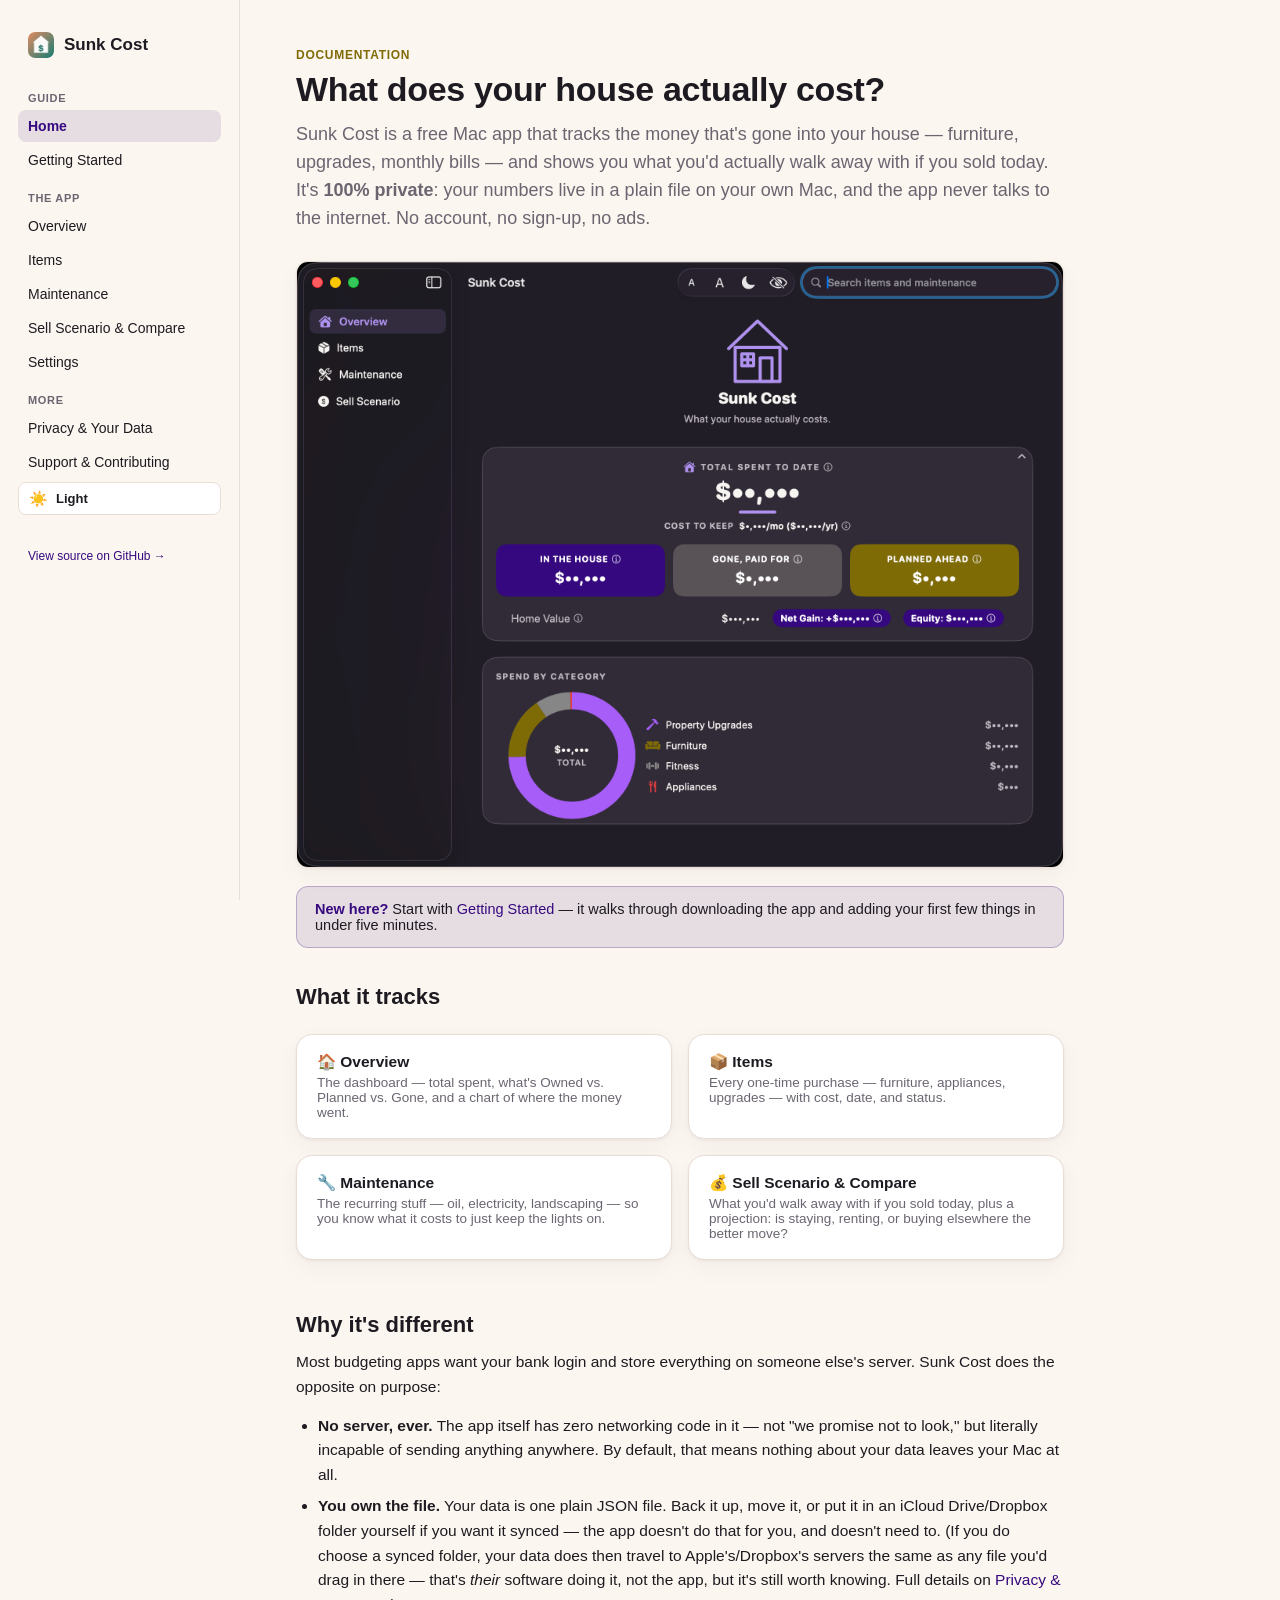
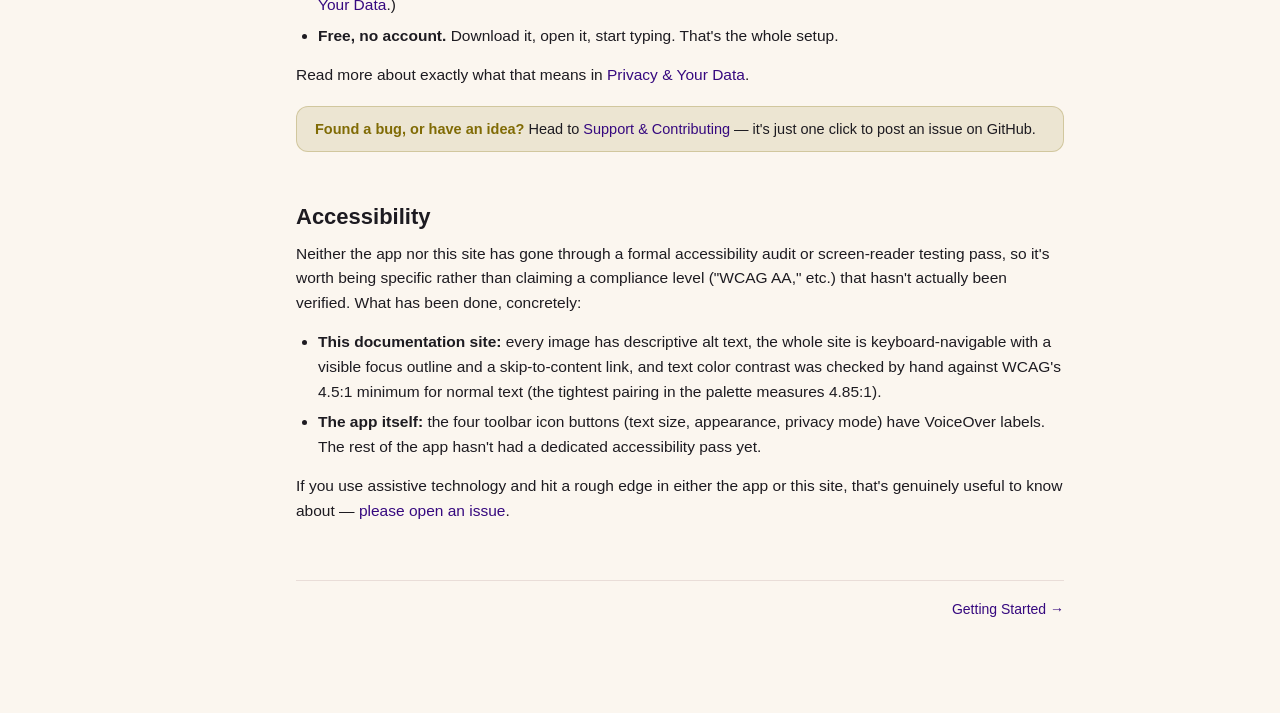
<file: docs/index.html>
<!DOCTYPE html>
<html lang="en">
<head>
<meta charset="UTF-8">
<script>(function(){try{var t=localStorage.getItem('sunk-cost-docs-theme');if(t==='light'||t==='dark'){document.documentElement.setAttribute('data-theme',t);}}catch(e){}})();</script>
<meta name="viewport" content="width=device-width, initial-scale=1.0">
<title>Sunk Cost — What Your House Actually Costs</title>
<meta name="description" content="A free, private Mac app that tracks what your house actually costs you — no account, no networking code in the app itself, your data stays on your Mac by default.">
<link rel="icon" href="assets/favicon.png">
<link rel="stylesheet" href="assets/style.css">
</head>
<body>
<a class="skip-link" href="#main-content">Skip to content</a>
<nav class="sidebar" aria-label="Documentation sections">
  <div class="sidebar__brand">
    <img src="assets/icon.png" width="26" height="26" alt="" style="border-radius:7px">
    Sunk Cost
  </div>
  <div class="sidebar__group-label">Guide</div>
  <a class="navlink active" href="index.html" aria-current="page">Home</a>
  <a class="navlink" href="getting-started.html">Getting Started</a>
  <div class="sidebar__group-label">The App</div>
  <a class="navlink" href="overview.html">Overview</a>
  <a class="navlink" href="items.html">Items</a>
  <a class="navlink" href="maintenance.html">Maintenance</a>
  <a class="navlink" href="sell-scenario.html">Sell Scenario &amp; Compare</a>
  <a class="navlink" href="settings.html">Settings</a>
  <div class="sidebar__group-label">More</div>
  <a class="navlink" href="privacy.html">Privacy &amp; Your Data</a>
  <a class="navlink" href="support.html">Support &amp; Contributing</a>
  <button id="theme-toggle" class="theme-toggle" type="button" aria-label="Switch theme">
    <span class="icon" aria-hidden="true">☀️</span>
    <span class="label">Light</span>
  </button>
  <div class="sidebar__footer">
    <a href="https://github.com/lisajill/sunk-cost">View source on GitHub →</a>
  </div>
</nav>
<main id="main-content" tabindex="-1">
  <div class="eyebrow">Documentation</div>
  <h1>What does your house actually cost?</h1>
  <p class="lede">
    Sunk Cost is a free Mac app that tracks the money that's gone into your
    house — furniture, upgrades, monthly bills — and shows you what you'd
    actually walk away with if you sold today. It's <strong>100% private</strong>:
    your numbers live in a plain file on your own Mac, and the app never
    talks to the internet. No account, no sign-up, no ads.
  </p>

  <img class="shot" src="assets/images/dark_overview.png" alt="Sunk Cost's Overview dashboard, showing total spent, an Owned/Planned/Gone breakdown, and a spend-by-category chart">

  <div class="callout callout--tip">
    <strong>New here?</strong> Start with <a href="getting-started.html">Getting Started</a> — it walks through downloading the app and adding your first few things in under five minutes.
  </div>

  <h2>What it tracks</h2>
  <div class="grid">
    <a class="tile" href="overview.html">
      <div class="tile-title">🏠 Overview</div>
      <div class="tile-desc">The dashboard — total spent, what's Owned vs. Planned vs. Gone, and a chart of where the money went.</div>
    </a>
    <a class="tile" href="items.html">
      <div class="tile-title">📦 Items</div>
      <div class="tile-desc">Every one-time purchase — furniture, appliances, upgrades — with cost, date, and status.</div>
    </a>
    <a class="tile" href="maintenance.html">
      <div class="tile-title">🔧 Maintenance</div>
      <div class="tile-desc">The recurring stuff — oil, electricity, landscaping — so you know what it costs to just keep the lights on.</div>
    </a>
    <a class="tile" href="sell-scenario.html">
      <div class="tile-title">💰 Sell Scenario &amp; Compare</div>
      <div class="tile-desc">What you'd walk away with if you sold today, plus a projection: is staying, renting, or buying elsewhere the better move?</div>
    </a>
  </div>

  <h2>Why it's different</h2>
  <p>
    Most budgeting apps want your bank login and store everything on someone
    else's server. Sunk Cost does the opposite on purpose:
  </p>
  <ul>
    <li><strong>No server, ever.</strong> The app itself has zero networking code in it — not "we promise not to look," but literally incapable of sending anything anywhere. By default, that means nothing about your data leaves your Mac at all.</li>
    <li><strong>You own the file.</strong> Your data is one plain JSON file. Back it up, move it, or put it in an iCloud Drive/Dropbox folder yourself if you want it synced — the app doesn't do that for you, and doesn't need to. (If you do choose a synced folder, your data does then travel to Apple's/Dropbox's servers the same as any file you'd drag in there — that's <em>their</em> software doing it, not the app, but it's still worth knowing. Full details on <a href="privacy.html">Privacy &amp; Your Data</a>.)</li>
    <li><strong>Free, no account.</strong> Download it, open it, start typing. That's the whole setup.</li>
  </ul>
  <p>Read more about exactly what that means in <a href="privacy.html">Privacy &amp; Your Data</a>.</p>

  <div class="callout callout--note">
    <strong>Found a bug, or have an idea?</strong> Head to <a href="support.html">Support &amp; Contributing</a> — it's just one click to post an issue on GitHub.
  </div>

  <h2>Accessibility</h2>
  <p>
    Neither the app nor this site has gone through a formal accessibility
    audit or screen-reader testing pass, so it's worth being specific
    rather than claiming a compliance level ("WCAG AA," etc.) that hasn't
    actually been verified. What has been done, concretely:
  </p>
  <ul>
    <li><strong>This documentation site:</strong> every image has descriptive alt text, the whole site is keyboard-navigable with a visible focus outline and a skip-to-content link, and text color contrast was checked by hand against WCAG's 4.5:1 minimum for normal text (the tightest pairing in the palette measures 4.85:1).</li>
    <li><strong>The app itself:</strong> the four toolbar icon buttons (text size, appearance, privacy mode) have VoiceOver labels. The rest of the app hasn't had a dedicated accessibility pass yet.</li>
  </ul>
  <p>
    If you use assistive technology and hit a rough edge in either the app
    or this site, that's genuinely useful to know about —
    <a href="support.html">please open an issue</a>.
  </p>

  <div class="next-prev">
    <span></span>
    <a href="getting-started.html">Getting Started →</a>
  </div>
</main>
<script src="assets/theme.js"></script>
</body>
</html>
</file>
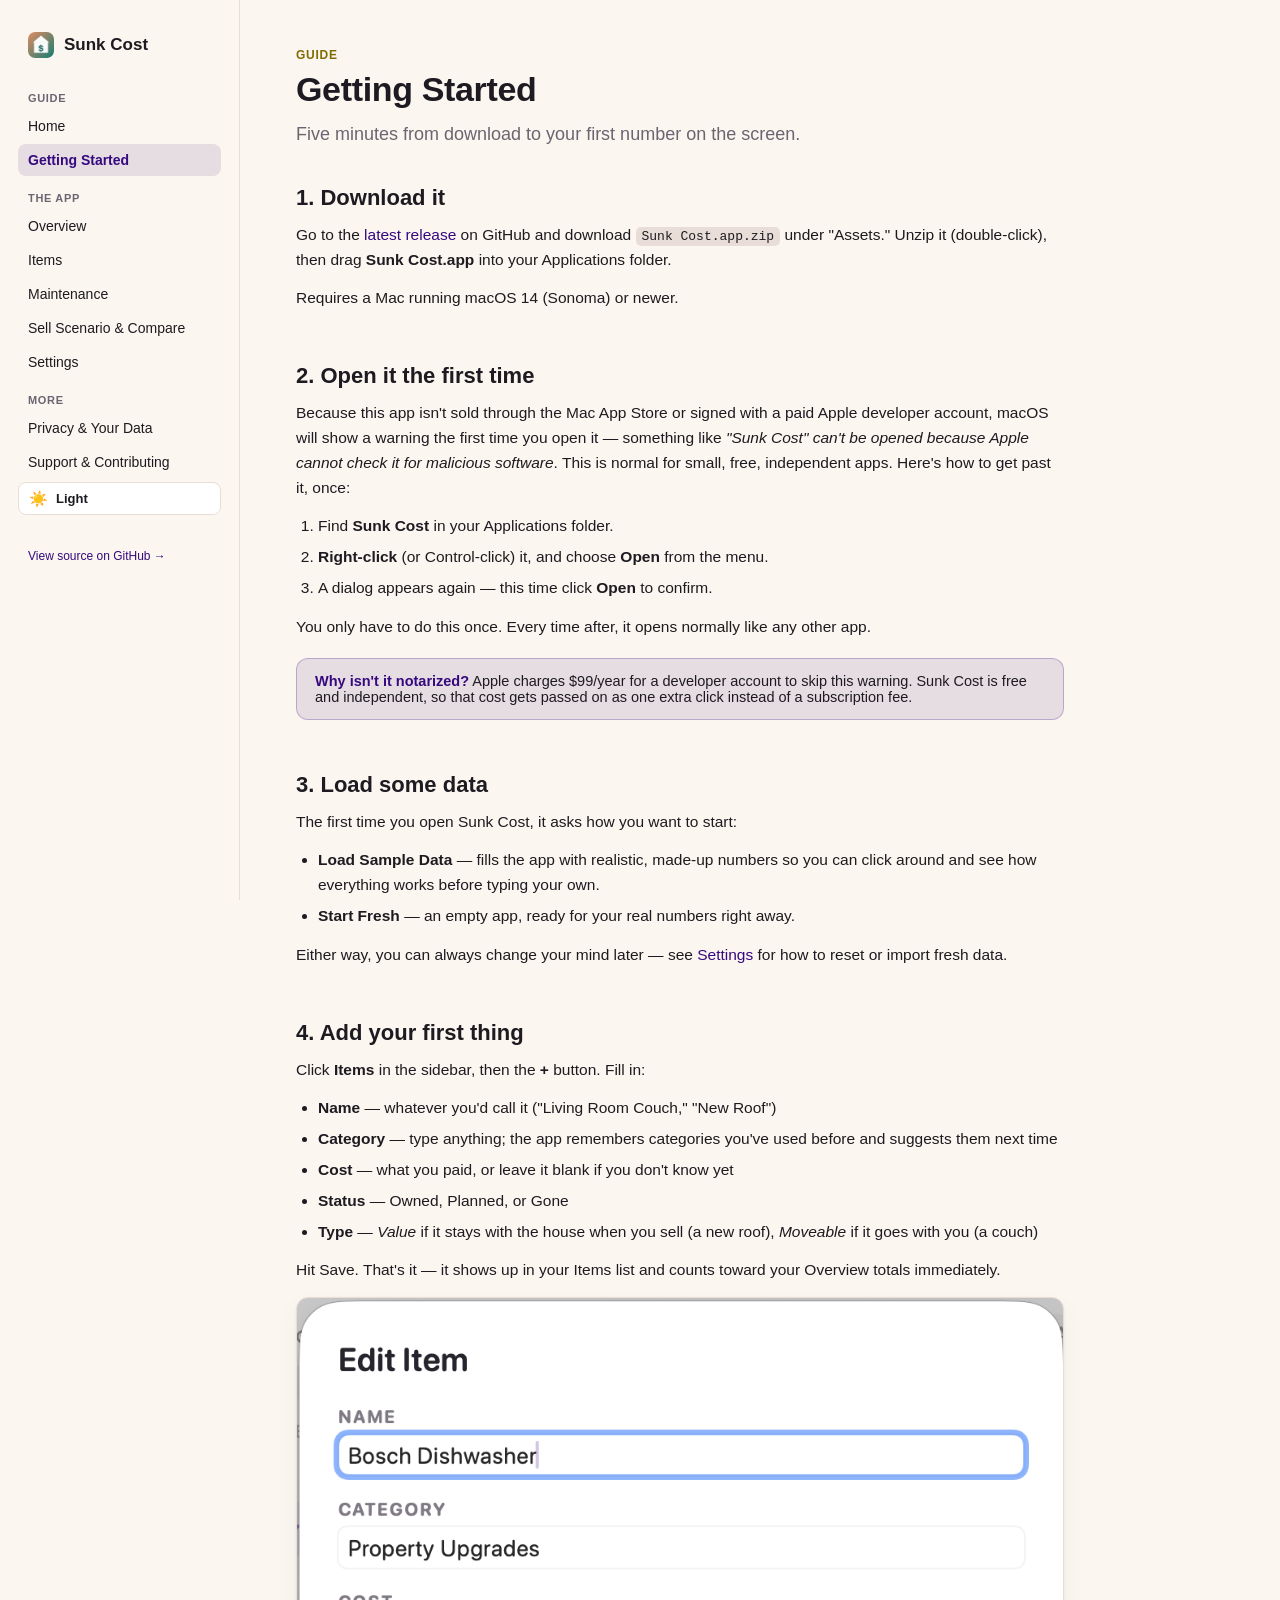
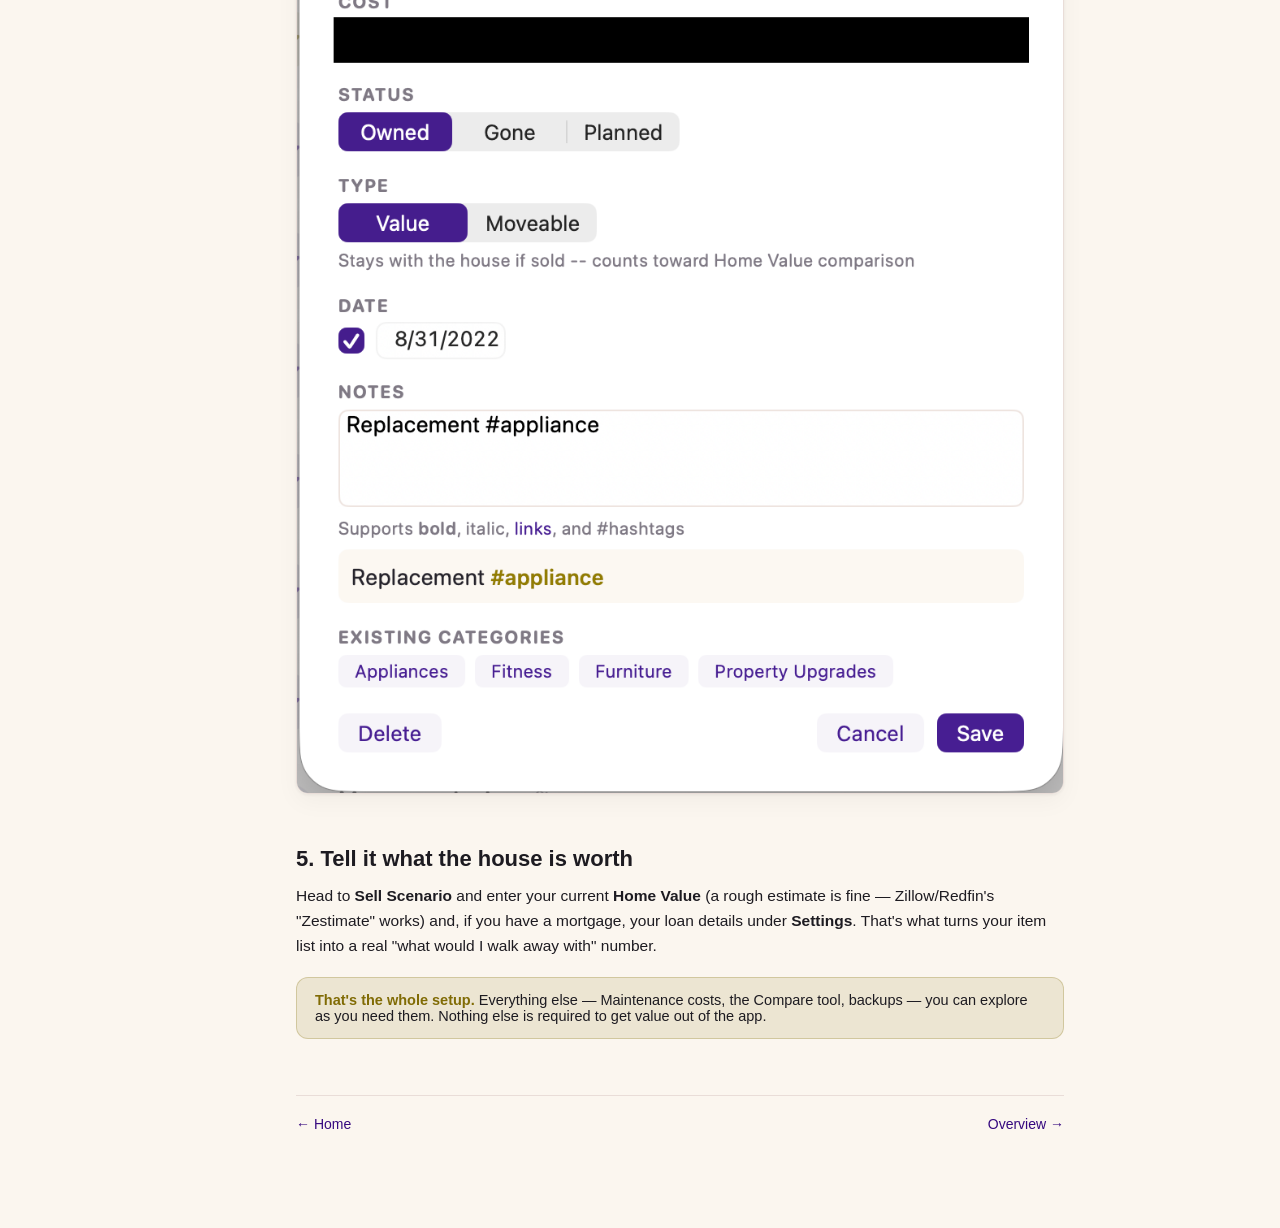
<file: docs/getting-started.html>
<!DOCTYPE html>
<html lang="en">
<head>
<meta charset="UTF-8">
<script>(function(){try{var t=localStorage.getItem('sunk-cost-docs-theme');if(t==='light'||t==='dark'){document.documentElement.setAttribute('data-theme',t);}}catch(e){}})();</script>
<meta name="viewport" content="width=device-width, initial-scale=1.0">
<title>Getting Started — Sunk Cost</title>
<link rel="icon" href="assets/favicon.png">
<link rel="stylesheet" href="assets/style.css">
</head>
<body>
<a class="skip-link" href="#main-content">Skip to content</a>
<nav class="sidebar" aria-label="Documentation sections">
  <div class="sidebar__brand">
    <img src="assets/icon.png" width="26" height="26" alt="" style="border-radius:7px">
    Sunk Cost
  </div>
  <div class="sidebar__group-label">Guide</div>
  <a class="navlink" href="index.html">Home</a>
  <a class="navlink active" href="getting-started.html" aria-current="page">Getting Started</a>
  <div class="sidebar__group-label">The App</div>
  <a class="navlink" href="overview.html">Overview</a>
  <a class="navlink" href="items.html">Items</a>
  <a class="navlink" href="maintenance.html">Maintenance</a>
  <a class="navlink" href="sell-scenario.html">Sell Scenario &amp; Compare</a>
  <a class="navlink" href="settings.html">Settings</a>
  <div class="sidebar__group-label">More</div>
  <a class="navlink" href="privacy.html">Privacy &amp; Your Data</a>
  <a class="navlink" href="support.html">Support &amp; Contributing</a>
  <button id="theme-toggle" class="theme-toggle" type="button" aria-label="Switch theme">
    <span class="icon" aria-hidden="true">☀️</span>
    <span class="label">Light</span>
  </button>
  <div class="sidebar__footer">
    <a href="https://github.com/lisajill/sunk-cost">View source on GitHub →</a>
  </div>
</nav>
<main id="main-content" tabindex="-1">
  <div class="eyebrow">Guide</div>
  <h1>Getting Started</h1>
  <p class="lede">Five minutes from download to your first number on the screen.</p>

  <h2>1. Download it</h2>
  <p>
    Go to the
    <a href="https://github.com/lisajill/sunk-cost/releases/latest">latest release</a>
    on GitHub and download <code>Sunk&nbsp;Cost.app.zip</code> under
    "Assets." Unzip it (double-click), then drag <strong>Sunk Cost.app</strong>
    into your Applications folder.
  </p>
  <p>Requires a Mac running macOS 14 (Sonoma) or newer.</p>

  <h2>2. Open it the first time</h2>
  <p>
    Because this app isn't sold through the Mac App Store or signed with a
    paid Apple developer account, macOS will show a warning the first time
    you open it — something like <em>"Sunk Cost" can't be opened because
    Apple cannot check it for malicious software</em>. This is normal for
    small, free, independent apps. Here's how to get past it, once:
  </p>
  <ol>
    <li>Find <strong>Sunk Cost</strong> in your Applications folder.</li>
    <li><strong>Right-click</strong> (or Control-click) it, and choose <strong>Open</strong> from the menu.</li>
    <li>A dialog appears again — this time click <strong>Open</strong> to confirm.</li>
  </ol>
  <p>
    You only have to do this once. Every time after, it opens normally like
    any other app.
  </p>

  <div class="callout callout--tip">
    <strong>Why isn't it notarized?</strong> Apple charges $99/year for a
    developer account to skip this warning. Sunk Cost is free and
    independent, so that cost gets passed on as one extra click instead of
    a subscription fee.
  </div>

  <h2>3. Load some data</h2>
  <p>The first time you open Sunk Cost, it asks how you want to start:</p>
  <ul>
    <li><strong>Load Sample Data</strong> — fills the app with realistic, made-up numbers so you can click around and see how everything works before typing your own.</li>
    <li><strong>Start Fresh</strong> — an empty app, ready for your real numbers right away.</li>
  </ul>
  <p>Either way, you can always change your mind later — see <a href="settings.html">Settings</a> for how to reset or import fresh data.</p>

  <h2>4. Add your first thing</h2>
  <p>Click <strong>Items</strong> in the sidebar, then the <strong>+</strong> button. Fill in:</p>
  <ul>
    <li><strong>Name</strong> — whatever you'd call it ("Living Room Couch," "New Roof")</li>
    <li><strong>Category</strong> — type anything; the app remembers categories you've used before and suggests them next time</li>
    <li><strong>Cost</strong> — what you paid, or leave it blank if you don't know yet</li>
    <li><strong>Status</strong> — Owned, Planned, or Gone</li>
    <li><strong>Type</strong> — <em>Value</em> if it stays with the house when you sell (a new roof), <em>Moveable</em> if it goes with you (a couch)</li>
  </ul>
  <p>Hit Save. That's it — it shows up in your Items list and counts toward your Overview totals immediately.</p>

  <img class="shot" src="assets/images/light_item_edit.png" alt="The Edit Item form: name, category, cost, status, type, date, and notes">

  <h2>5. Tell it what the house is worth</h2>
  <p>
    Head to <strong>Sell Scenario</strong> and enter your current <strong>Home
    Value</strong> (a rough estimate is fine — Zillow/Redfin's "Zestimate" works)
    and, if you have a mortgage, your loan details under <strong>Settings</strong>.
    That's what turns your item list into a real "what would I walk away
    with" number.
  </p>

  <div class="callout callout--note">
    <strong>That's the whole setup.</strong> Everything else — Maintenance
    costs, the Compare tool, backups — you can explore as you need them.
    Nothing else is required to get value out of the app.
  </div>

  <div class="next-prev">
    <a href="index.html">← Home</a>
    <a href="overview.html">Overview →</a>
  </div>
</main>
<script src="assets/theme.js"></script>
</body>
</html>
</file>
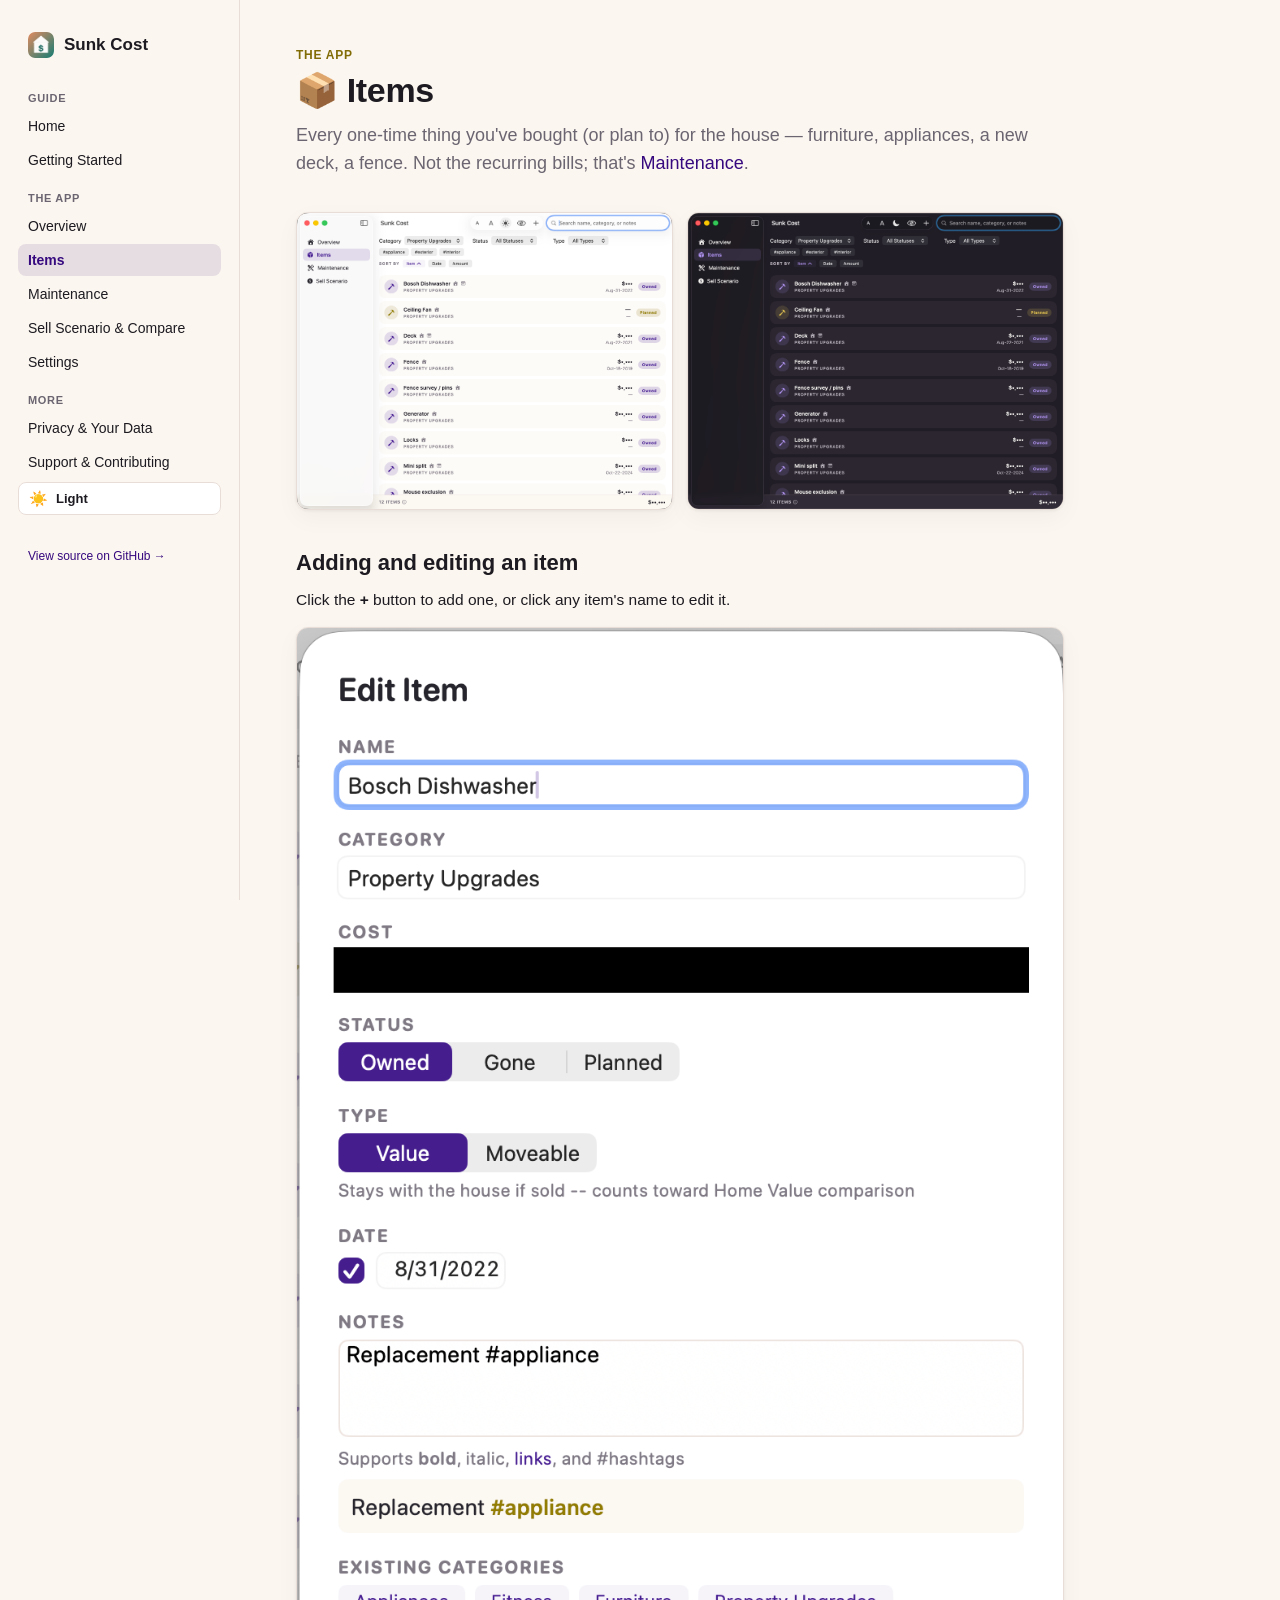
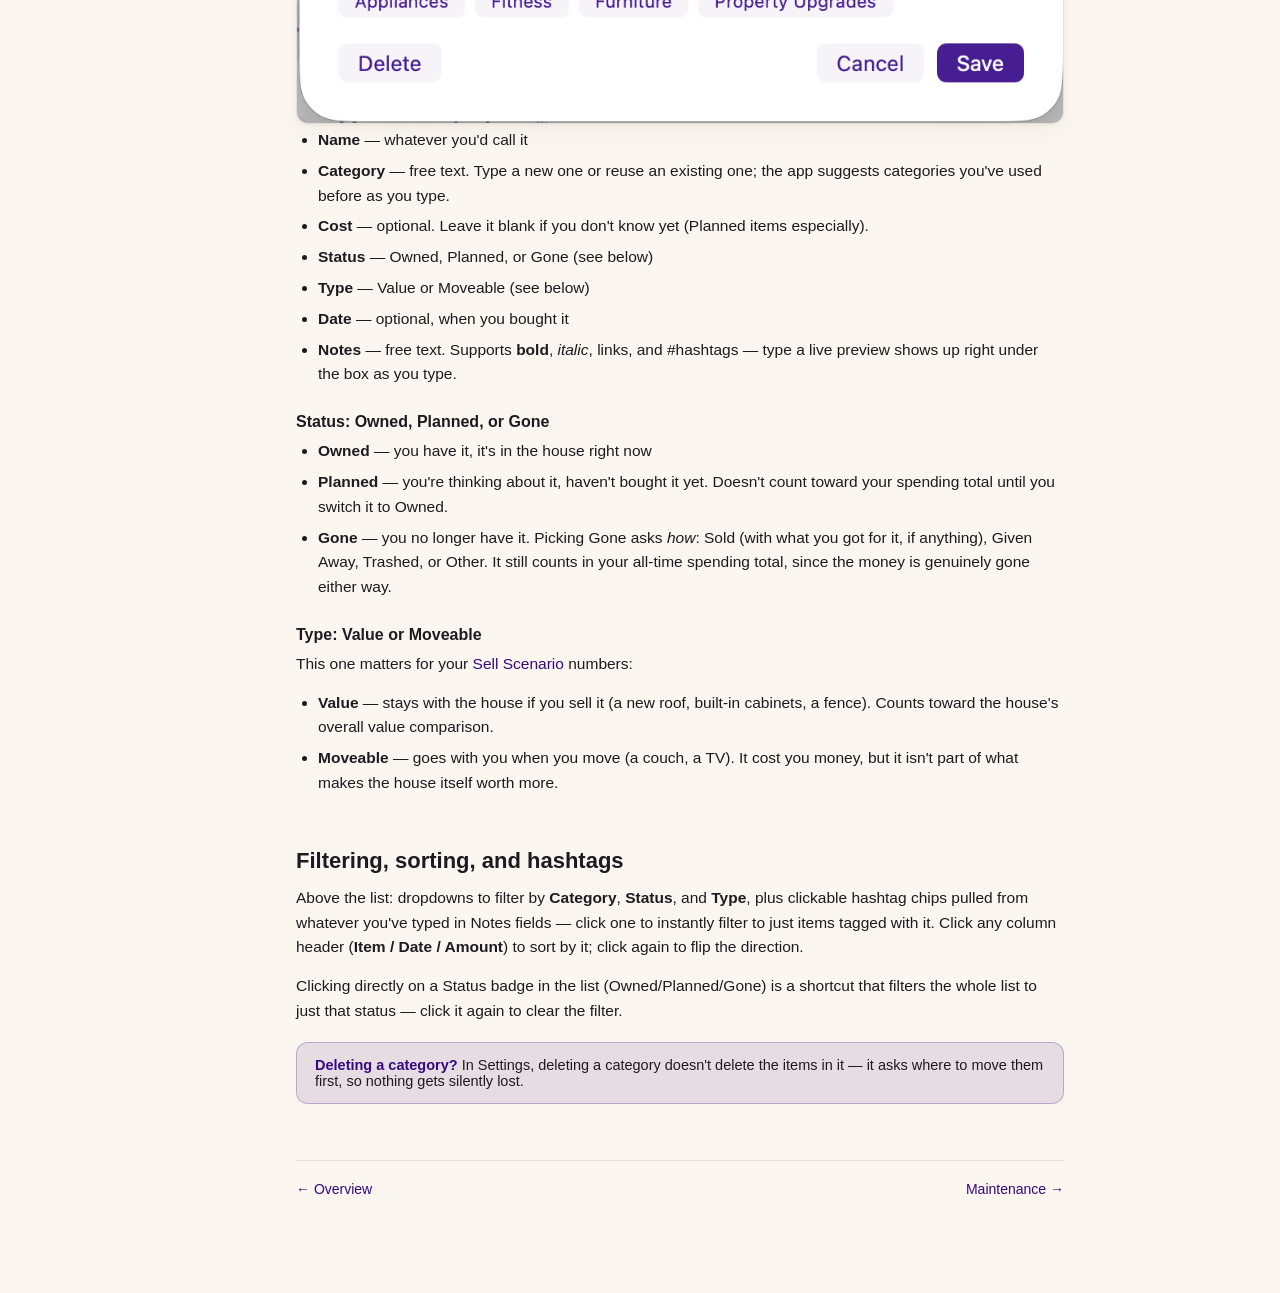
<file: docs/items.html>
<!DOCTYPE html>
<html lang="en">
<head>
<meta charset="UTF-8">
<script>(function(){try{var t=localStorage.getItem('sunk-cost-docs-theme');if(t==='light'||t==='dark'){document.documentElement.setAttribute('data-theme',t);}}catch(e){}})();</script>
<meta name="viewport" content="width=device-width, initial-scale=1.0">
<title>Items — Sunk Cost</title>
<link rel="icon" href="assets/favicon.png">
<link rel="stylesheet" href="assets/style.css">
</head>
<body>
<a class="skip-link" href="#main-content">Skip to content</a>
<nav class="sidebar" aria-label="Documentation sections">
  <div class="sidebar__brand">
    <img src="assets/icon.png" width="26" height="26" alt="" style="border-radius:7px">
    Sunk Cost
  </div>
  <div class="sidebar__group-label">Guide</div>
  <a class="navlink" href="index.html">Home</a>
  <a class="navlink" href="getting-started.html">Getting Started</a>
  <div class="sidebar__group-label">The App</div>
  <a class="navlink" href="overview.html">Overview</a>
  <a class="navlink active" href="items.html" aria-current="page">Items</a>
  <a class="navlink" href="maintenance.html">Maintenance</a>
  <a class="navlink" href="sell-scenario.html">Sell Scenario &amp; Compare</a>
  <a class="navlink" href="settings.html">Settings</a>
  <div class="sidebar__group-label">More</div>
  <a class="navlink" href="privacy.html">Privacy &amp; Your Data</a>
  <a class="navlink" href="support.html">Support &amp; Contributing</a>
  <button id="theme-toggle" class="theme-toggle" type="button" aria-label="Switch theme">
    <span class="icon" aria-hidden="true">☀️</span>
    <span class="label">Light</span>
  </button>
  <div class="sidebar__footer">
    <a href="https://github.com/lisajill/sunk-cost">View source on GitHub →</a>
  </div>
</nav>
<main id="main-content" tabindex="-1">
  <div class="eyebrow">The App</div>
  <h1>📦 Items</h1>
  <p class="lede">Every one-time thing you've bought (or plan to) for the house — furniture, appliances, a new deck, a fence. Not the recurring bills; that's <a href="maintenance.html">Maintenance</a>.</p>

  <div class="shot-pair">
    <img class="shot" src="assets/images/light_items.png" alt="Items list in light mode">
    <img class="shot" src="assets/images/dark_items.png" alt="Items list in dark mode">
  </div>

  <h2>Adding and editing an item</h2>
  <p>Click the <strong>+</strong> button to add one, or click any item's name to edit it.</p>
  <img class="shot" src="assets/images/light_item_edit.png" alt="The Edit Item form">
  <ul>
    <li><strong>Name</strong> — whatever you'd call it</li>
    <li><strong>Category</strong> — free text. Type a new one or reuse an existing one; the app suggests categories you've used before as you type.</li>
    <li><strong>Cost</strong> — optional. Leave it blank if you don't know yet (Planned items especially).</li>
    <li><strong>Status</strong> — Owned, Planned, or Gone (see below)</li>
    <li><strong>Type</strong> — Value or Moveable (see below)</li>
    <li><strong>Date</strong> — optional, when you bought it</li>
    <li><strong>Notes</strong> — free text. Supports <strong>bold</strong>, <em>italic</em>, links, and #hashtags — type a live preview shows up right under the box as you type.</li>
  </ul>

  <h3>Status: Owned, Planned, or Gone</h3>
  <ul>
    <li><strong>Owned</strong> — you have it, it's in the house right now</li>
    <li><strong>Planned</strong> — you're thinking about it, haven't bought it yet. Doesn't count toward your spending total until you switch it to Owned.</li>
    <li><strong>Gone</strong> — you no longer have it. Picking Gone asks <em>how</em>: Sold (with what you got for it, if anything), Given Away, Trashed, or Other. It still counts in your all-time spending total, since the money is genuinely gone either way.</li>
  </ul>

  <h3>Type: Value or Moveable</h3>
  <p>This one matters for your <a href="sell-scenario.html">Sell Scenario</a> numbers:</p>
  <ul>
    <li><strong>Value</strong> — stays with the house if you sell it (a new roof, built-in cabinets, a fence). Counts toward the house's overall value comparison.</li>
    <li><strong>Moveable</strong> — goes with you when you move (a couch, a TV). It cost you money, but it isn't part of what makes the house itself worth more.</li>
  </ul>

  <h2>Filtering, sorting, and hashtags</h2>
  <p>
    Above the list: dropdowns to filter by <strong>Category</strong>,
    <strong>Status</strong>, and <strong>Type</strong>, plus clickable
    hashtag chips pulled from whatever you've typed in Notes fields —
    click one to instantly filter to just items tagged with it. Click any
    column header (<strong>Item / Date / Amount</strong>) to sort by it;
    click again to flip the direction.
  </p>
  <p>
    Clicking directly on a Status badge in the list (Owned/Planned/Gone) is
    a shortcut that filters the whole list to just that status — click it
    again to clear the filter.
  </p>

  <div class="callout callout--tip">
    <strong>Deleting a category?</strong> In Settings, deleting a category
    doesn't delete the items in it — it asks where to move them first, so
    nothing gets silently lost.
  </div>

  <div class="next-prev">
    <a href="overview.html">← Overview</a>
    <a href="maintenance.html">Maintenance →</a>
  </div>
</main>
<script src="assets/theme.js"></script>
</body>
</html>
</file>
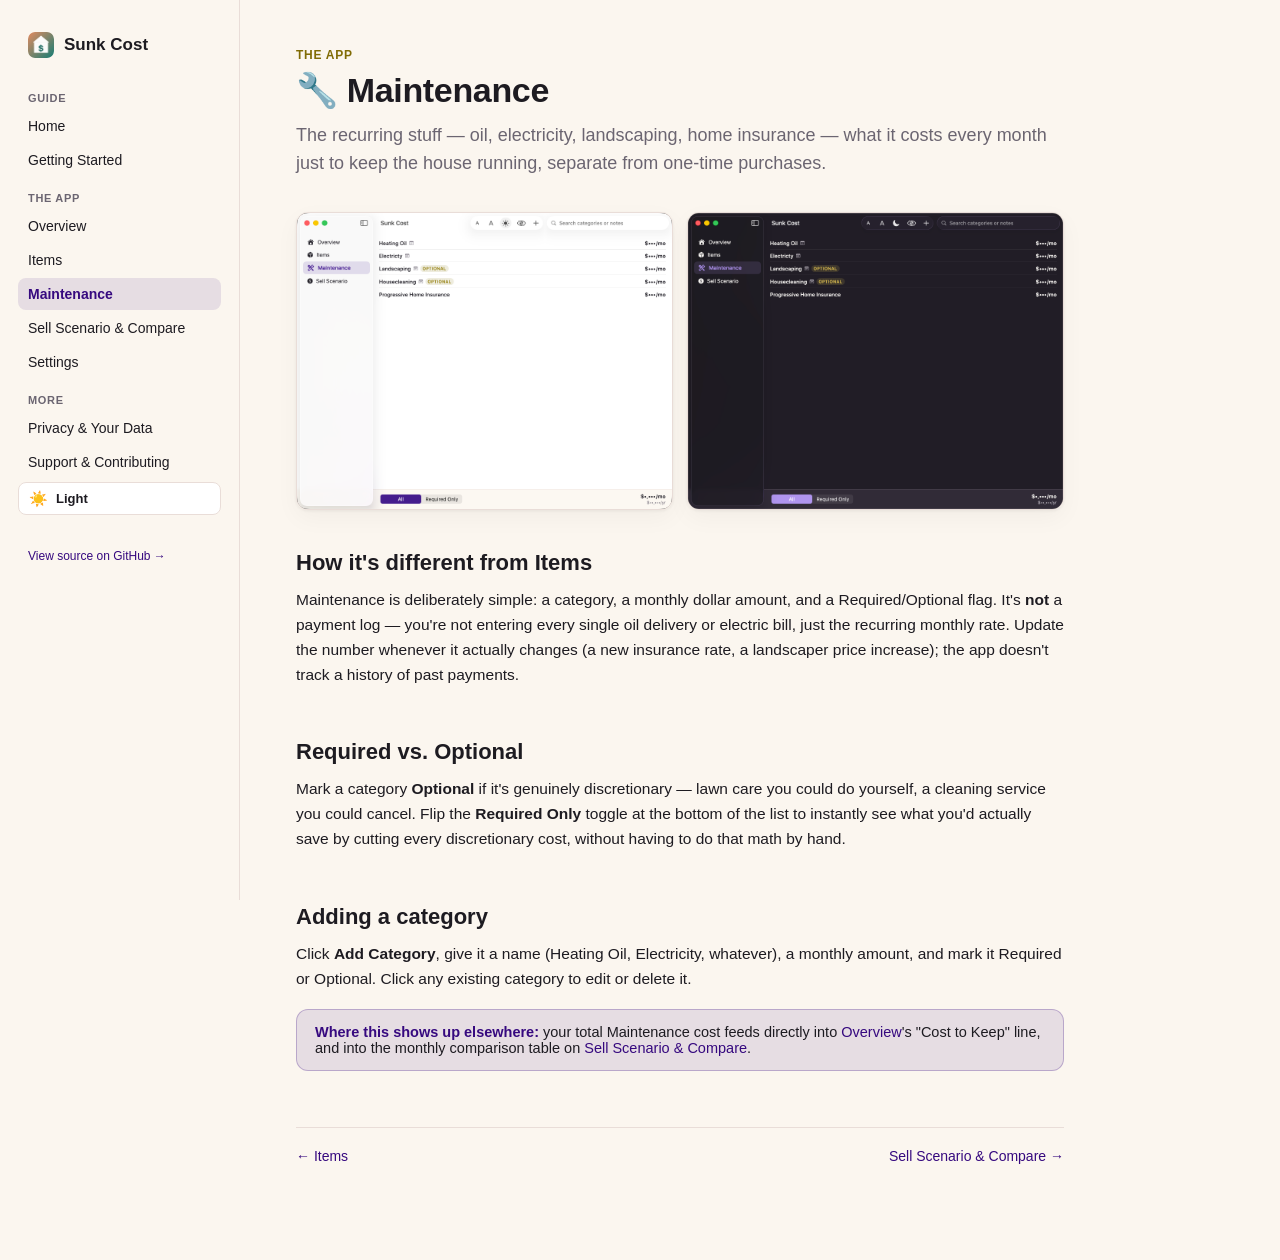
<file: docs/maintenance.html>
<!DOCTYPE html>
<html lang="en">
<head>
<meta charset="UTF-8">
<script>(function(){try{var t=localStorage.getItem('sunk-cost-docs-theme');if(t==='light'||t==='dark'){document.documentElement.setAttribute('data-theme',t);}}catch(e){}})();</script>
<meta name="viewport" content="width=device-width, initial-scale=1.0">
<title>Maintenance — Sunk Cost</title>
<link rel="icon" href="assets/favicon.png">
<link rel="stylesheet" href="assets/style.css">
</head>
<body>
<a class="skip-link" href="#main-content">Skip to content</a>
<nav class="sidebar" aria-label="Documentation sections">
  <div class="sidebar__brand">
    <img src="assets/icon.png" width="26" height="26" alt="" style="border-radius:7px">
    Sunk Cost
  </div>
  <div class="sidebar__group-label">Guide</div>
  <a class="navlink" href="index.html">Home</a>
  <a class="navlink" href="getting-started.html">Getting Started</a>
  <div class="sidebar__group-label">The App</div>
  <a class="navlink" href="overview.html">Overview</a>
  <a class="navlink" href="items.html">Items</a>
  <a class="navlink active" href="maintenance.html" aria-current="page">Maintenance</a>
  <a class="navlink" href="sell-scenario.html">Sell Scenario &amp; Compare</a>
  <a class="navlink" href="settings.html">Settings</a>
  <div class="sidebar__group-label">More</div>
  <a class="navlink" href="privacy.html">Privacy &amp; Your Data</a>
  <a class="navlink" href="support.html">Support &amp; Contributing</a>
  <button id="theme-toggle" class="theme-toggle" type="button" aria-label="Switch theme">
    <span class="icon" aria-hidden="true">☀️</span>
    <span class="label">Light</span>
  </button>
  <div class="sidebar__footer">
    <a href="https://github.com/lisajill/sunk-cost">View source on GitHub →</a>
  </div>
</nav>
<main id="main-content" tabindex="-1">
  <div class="eyebrow">The App</div>
  <h1>🔧 Maintenance</h1>
  <p class="lede">The recurring stuff — oil, electricity, landscaping, home insurance — what it costs every month just to keep the house running, separate from one-time purchases.</p>

  <div class="shot-pair">
    <img class="shot" src="assets/images/light_maintenance.png" alt="Maintenance list in light mode">
    <img class="shot" src="assets/images/dark_maintenance.png" alt="Maintenance list in dark mode">
  </div>

  <h2>How it's different from Items</h2>
  <p>
    Maintenance is deliberately simple: a category, a monthly dollar
    amount, and a Required/Optional flag. It's <strong>not</strong> a
    payment log — you're not entering every single oil delivery or
    electric bill, just the recurring monthly rate. Update the number
    whenever it actually changes (a new insurance rate, a landscaper price
    increase); the app doesn't track a history of past payments.
  </p>

  <h2>Required vs. Optional</h2>
  <p>
    Mark a category <strong>Optional</strong> if it's genuinely discretionary
    — lawn care you could do yourself, a cleaning service you could cancel.
    Flip the <strong>Required Only</strong> toggle at the bottom of the list
    to instantly see what you'd actually save by cutting every discretionary
    cost, without having to do that math by hand.
  </p>

  <h2>Adding a category</h2>
  <p>
    Click <strong>Add Category</strong>, give it a name (Heating Oil,
    Electricity, whatever), a monthly amount, and mark it Required or
    Optional. Click any existing category to edit or delete it.
  </p>

  <div class="callout callout--tip">
    <strong>Where this shows up elsewhere:</strong> your total Maintenance
    cost feeds directly into <a href="overview.html">Overview</a>'s
    "Cost to Keep" line, and into the monthly comparison table on
    <a href="sell-scenario.html">Sell Scenario &amp; Compare</a>.
  </div>

  <div class="next-prev">
    <a href="items.html">← Items</a>
    <a href="sell-scenario.html">Sell Scenario &amp; Compare →</a>
  </div>
</main>
<script src="assets/theme.js"></script>
</body>
</html>
</file>
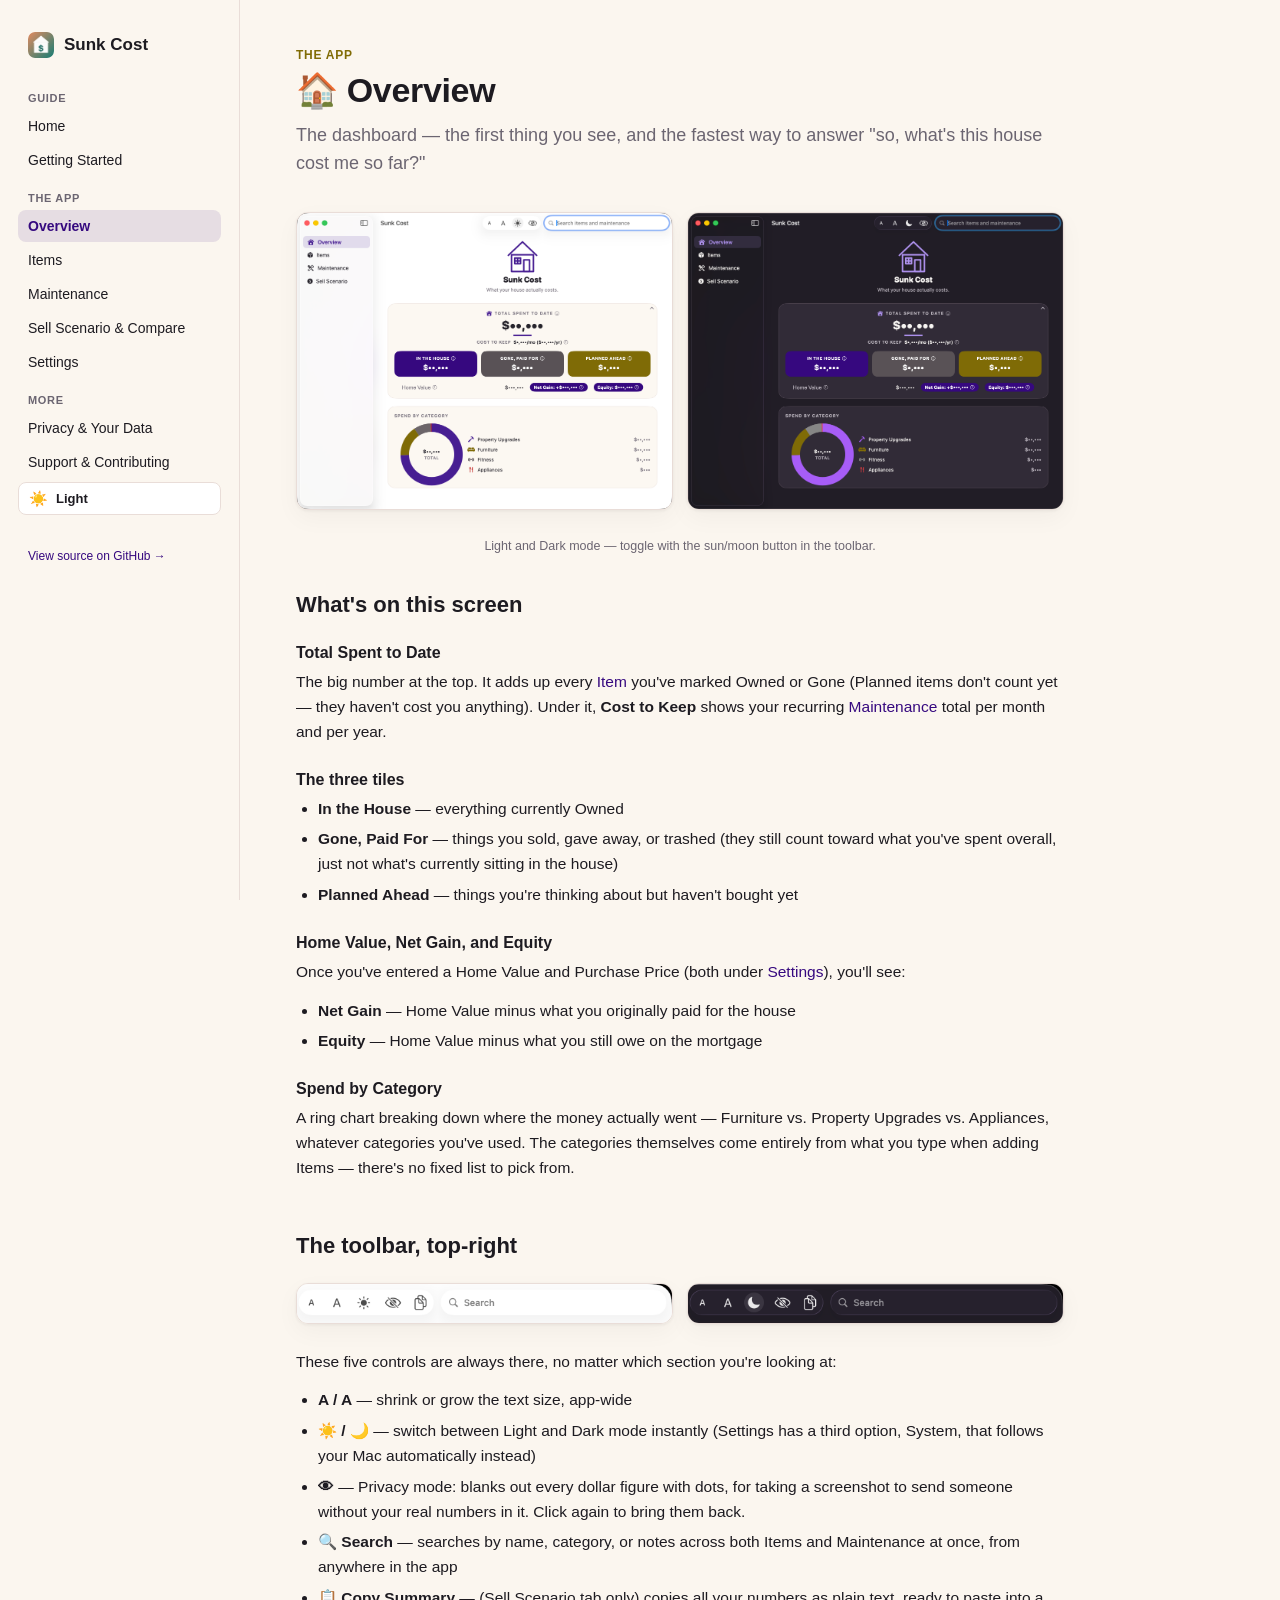
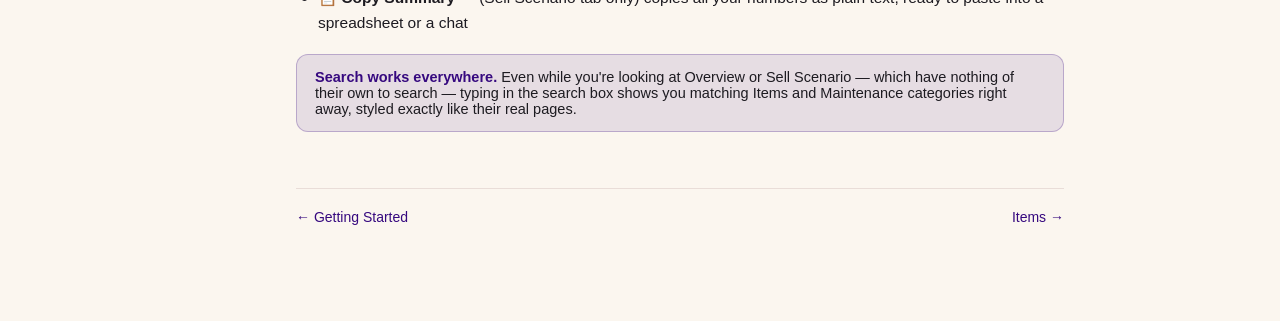
<file: docs/overview.html>
<!DOCTYPE html>
<html lang="en">
<head>
<meta charset="UTF-8">
<script>(function(){try{var t=localStorage.getItem('sunk-cost-docs-theme');if(t==='light'||t==='dark'){document.documentElement.setAttribute('data-theme',t);}}catch(e){}})();</script>
<meta name="viewport" content="width=device-width, initial-scale=1.0">
<title>Overview — Sunk Cost</title>
<link rel="icon" href="assets/favicon.png">
<link rel="stylesheet" href="assets/style.css">
</head>
<body>
<a class="skip-link" href="#main-content">Skip to content</a>
<nav class="sidebar" aria-label="Documentation sections">
  <div class="sidebar__brand">
    <img src="assets/icon.png" width="26" height="26" alt="" style="border-radius:7px">
    Sunk Cost
  </div>
  <div class="sidebar__group-label">Guide</div>
  <a class="navlink" href="index.html">Home</a>
  <a class="navlink" href="getting-started.html">Getting Started</a>
  <div class="sidebar__group-label">The App</div>
  <a class="navlink active" href="overview.html" aria-current="page">Overview</a>
  <a class="navlink" href="items.html">Items</a>
  <a class="navlink" href="maintenance.html">Maintenance</a>
  <a class="navlink" href="sell-scenario.html">Sell Scenario &amp; Compare</a>
  <a class="navlink" href="settings.html">Settings</a>
  <div class="sidebar__group-label">More</div>
  <a class="navlink" href="privacy.html">Privacy &amp; Your Data</a>
  <a class="navlink" href="support.html">Support &amp; Contributing</a>
  <button id="theme-toggle" class="theme-toggle" type="button" aria-label="Switch theme">
    <span class="icon" aria-hidden="true">☀️</span>
    <span class="label">Light</span>
  </button>
  <div class="sidebar__footer">
    <a href="https://github.com/lisajill/sunk-cost">View source on GitHub →</a>
  </div>
</nav>
<main id="main-content" tabindex="-1">
  <div class="eyebrow">The App</div>
  <h1>🏠 Overview</h1>
  <p class="lede">The dashboard — the first thing you see, and the fastest way to answer "so, what's this house cost me so far?"</p>

  <div class="shot-pair">
    <img class="shot" src="assets/images/light_overview.png" alt="Overview dashboard in light mode">
    <img class="shot" src="assets/images/dark_overview.png" alt="Overview dashboard in dark mode">
  </div>
  <p class="shot-caption">Light and Dark mode — toggle with the sun/moon button in the toolbar.</p>

  <h2>What's on this screen</h2>

  <h3>Total Spent to Date</h3>
  <p>
    The big number at the top. It adds up every <a href="items.html">Item</a>
    you've marked Owned or Gone (Planned items don't count yet — they
    haven't cost you anything). Under it, <strong>Cost to Keep</strong> shows
    your recurring <a href="maintenance.html">Maintenance</a> total per
    month and per year.
  </p>

  <h3>The three tiles</h3>
  <ul>
    <li><strong>In the House</strong> — everything currently Owned</li>
    <li><strong>Gone, Paid For</strong> — things you sold, gave away, or trashed (they still count toward what you've spent overall, just not what's currently sitting in the house)</li>
    <li><strong>Planned Ahead</strong> — things you're thinking about but haven't bought yet</li>
  </ul>

  <h3>Home Value, Net Gain, and Equity</h3>
  <p>
    Once you've entered a Home Value and Purchase Price (both under
    <a href="settings.html">Settings</a>), you'll see:
  </p>
  <ul>
    <li><strong>Net Gain</strong> — Home Value minus what you originally paid for the house</li>
    <li><strong>Equity</strong> — Home Value minus what you still owe on the mortgage</li>
  </ul>

  <h3>Spend by Category</h3>
  <p>
    A ring chart breaking down where the money actually went — Furniture vs.
    Property Upgrades vs. Appliances, whatever categories you've used. The
    categories themselves come entirely from what you type when adding
    Items — there's no fixed list to pick from.
  </p>

  <h2>The toolbar, top-right</h2>
  <div class="shot-pair">
    <img class="shot" src="assets/images/light_main_toggles.png" alt="Toolbar controls in light mode">
    <img class="shot" src="assets/images/dark_main_toggles.png" alt="Toolbar controls in dark mode">
  </div>
  <p>These five controls are always there, no matter which section you're looking at:</p>
  <ul>
    <li><strong>A / A</strong> — shrink or grow the text size, app-wide</li>
    <li><strong>☀️ / 🌙</strong> — switch between Light and Dark mode instantly (Settings has a third option, System, that follows your Mac automatically instead)</li>
    <li><strong>👁</strong> — Privacy mode: blanks out every dollar figure with dots, for taking a screenshot to send someone without your real numbers in it. Click again to bring them back.</li>
    <li><strong>🔍 Search</strong> — searches by name, category, or notes across both Items and Maintenance at once, from anywhere in the app</li>
    <li><strong>📋 Copy Summary</strong> — (Sell Scenario tab only) copies all your numbers as plain text, ready to paste into a spreadsheet or a chat</li>
  </ul>

  <div class="callout callout--tip">
    <strong>Search works everywhere.</strong> Even while you're looking at
    Overview or Sell Scenario — which have nothing of their own to search —
    typing in the search box shows you matching Items and Maintenance
    categories right away, styled exactly like their real pages.
  </div>

  <div class="next-prev">
    <a href="getting-started.html">← Getting Started</a>
    <a href="items.html">Items →</a>
  </div>
</main>
<script src="assets/theme.js"></script>
</body>
</html>
</file>
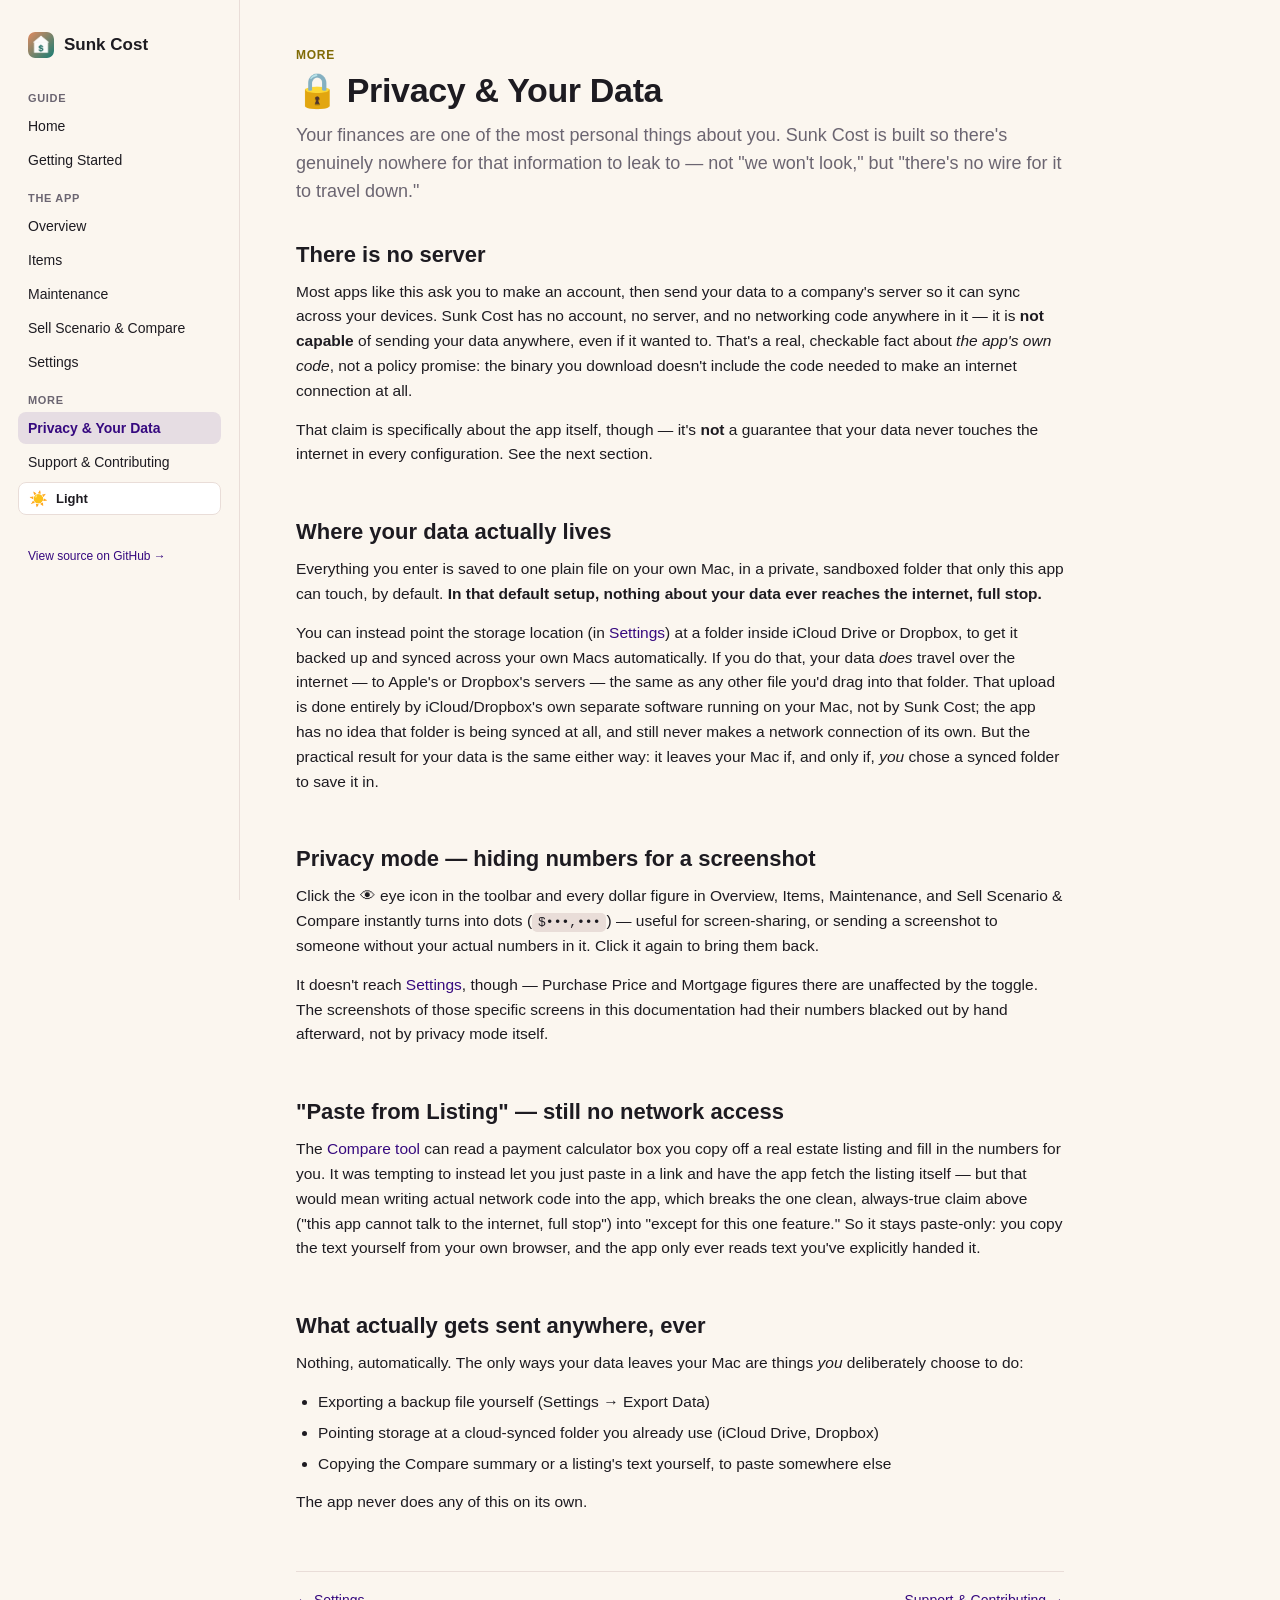
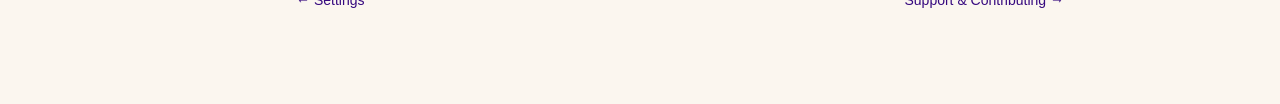
<file: docs/privacy.html>
<!DOCTYPE html>
<html lang="en">
<head>
<meta charset="UTF-8">
<script>(function(){try{var t=localStorage.getItem('sunk-cost-docs-theme');if(t==='light'||t==='dark'){document.documentElement.setAttribute('data-theme',t);}}catch(e){}})();</script>
<meta name="viewport" content="width=device-width, initial-scale=1.0">
<title>Privacy &amp; Your Data — Sunk Cost</title>
<link rel="icon" href="assets/favicon.png">
<link rel="stylesheet" href="assets/style.css">
</head>
<body>
<a class="skip-link" href="#main-content">Skip to content</a>
<nav class="sidebar" aria-label="Documentation sections">
  <div class="sidebar__brand">
    <img src="assets/icon.png" width="26" height="26" alt="" style="border-radius:7px">
    Sunk Cost
  </div>
  <div class="sidebar__group-label">Guide</div>
  <a class="navlink" href="index.html">Home</a>
  <a class="navlink" href="getting-started.html">Getting Started</a>
  <div class="sidebar__group-label">The App</div>
  <a class="navlink" href="overview.html">Overview</a>
  <a class="navlink" href="items.html">Items</a>
  <a class="navlink" href="maintenance.html">Maintenance</a>
  <a class="navlink" href="sell-scenario.html">Sell Scenario &amp; Compare</a>
  <a class="navlink" href="settings.html">Settings</a>
  <div class="sidebar__group-label">More</div>
  <a class="navlink active" href="privacy.html" aria-current="page">Privacy &amp; Your Data</a>
  <a class="navlink" href="support.html">Support &amp; Contributing</a>
  <button id="theme-toggle" class="theme-toggle" type="button" aria-label="Switch theme">
    <span class="icon" aria-hidden="true">☀️</span>
    <span class="label">Light</span>
  </button>
  <div class="sidebar__footer">
    <a href="https://github.com/lisajill/sunk-cost">View source on GitHub →</a>
  </div>
</nav>
<main id="main-content" tabindex="-1">
  <div class="eyebrow">More</div>
  <h1>🔒 Privacy &amp; Your Data</h1>
  <p class="lede">Your finances are one of the most personal things about you. Sunk Cost is built so there's genuinely nowhere for that information to leak to — not "we won't look," but "there's no wire for it to travel down."</p>

  <h2>There is no server</h2>
  <p>
    Most apps like this ask you to make an account, then send your data to
    a company's server so it can sync across your devices. Sunk Cost has no
    account, no server, and no networking code anywhere in it — it is
    <strong>not capable</strong> of sending your data anywhere, even if it
    wanted to. That's a real, checkable fact about <em>the app's own
    code</em>, not a policy promise: the binary you download doesn't
    include the code needed to make an internet connection at all.
  </p>
  <p>
    That claim is specifically about the app itself, though — it's
    <strong>not</strong> a guarantee that your data never touches the
    internet in every configuration. See the next section.
  </p>

  <h2>Where your data actually lives</h2>
  <p>
    Everything you enter is saved to one plain file on your own Mac, in a
    private, sandboxed folder that only this app can touch, by default.
    <strong>In that default setup, nothing about your data ever reaches
    the internet, full stop.</strong>
  </p>
  <p>
    You can instead point the storage location (in
    <a href="settings.html">Settings</a>) at a folder inside iCloud Drive
    or Dropbox, to get it backed up and synced across your own Macs
    automatically. If you do that, your data <em>does</em> travel over the
    internet — to Apple's or Dropbox's servers — the same as any other
    file you'd drag into that folder. That upload is done entirely by
    iCloud/Dropbox's own separate software running on your Mac, not by
    Sunk Cost; the app has no idea that folder is being synced at all, and
    still never makes a network connection of its own. But the practical
    result for your data is the same either way: it leaves your Mac if,
    and only if, <em>you</em> chose a synced folder to save it in.
  </p>

  <h2>Privacy mode — hiding numbers for a screenshot</h2>
  <p>
    Click the 👁 eye icon in the toolbar and every dollar figure in
    Overview, Items, Maintenance, and Sell Scenario &amp; Compare instantly
    turns into dots (<code>$•••,•••</code>) — useful for screen-sharing, or
    sending a screenshot to someone without your actual numbers in it.
    Click it again to bring them back.
  </p>
  <p>
    It doesn't reach <a href="settings.html">Settings</a>, though — Purchase
    Price and Mortgage figures there are unaffected by the toggle. The
    screenshots of those specific screens in this documentation had their
    numbers blacked out by hand afterward, not by privacy mode itself.
  </p>

  <h2>"Paste from Listing" — still no network access</h2>
  <p>
    The <a href="sell-scenario.html">Compare tool</a> can read a payment
    calculator box you copy off a real estate listing and fill in the
    numbers for you. It was tempting to instead let you just paste in a
    link and have the app fetch the listing itself — but that would mean
    writing actual network code into the app, which breaks the one clean,
    always-true claim above ("this app cannot talk to the internet, full
    stop") into "except for this one feature." So it stays paste-only: you
    copy the text yourself from your own browser, and the app only ever
    reads text you've explicitly handed it.
  </p>

  <h2>What actually gets sent anywhere, ever</h2>
  <p>Nothing, automatically. The only ways your data leaves your Mac are things <em>you</em> deliberately choose to do:</p>
  <ul>
    <li>Exporting a backup file yourself (Settings → Export Data)</li>
    <li>Pointing storage at a cloud-synced folder you already use (iCloud Drive, Dropbox)</li>
    <li>Copying the Compare summary or a listing's text yourself, to paste somewhere else</li>
  </ul>
  <p>The app never does any of this on its own.</p>

  <div class="next-prev">
    <a href="settings.html">← Settings</a>
    <a href="support.html">Support &amp; Contributing →</a>
  </div>
</main>
<script src="assets/theme.js"></script>
</body>
</html>
</file>
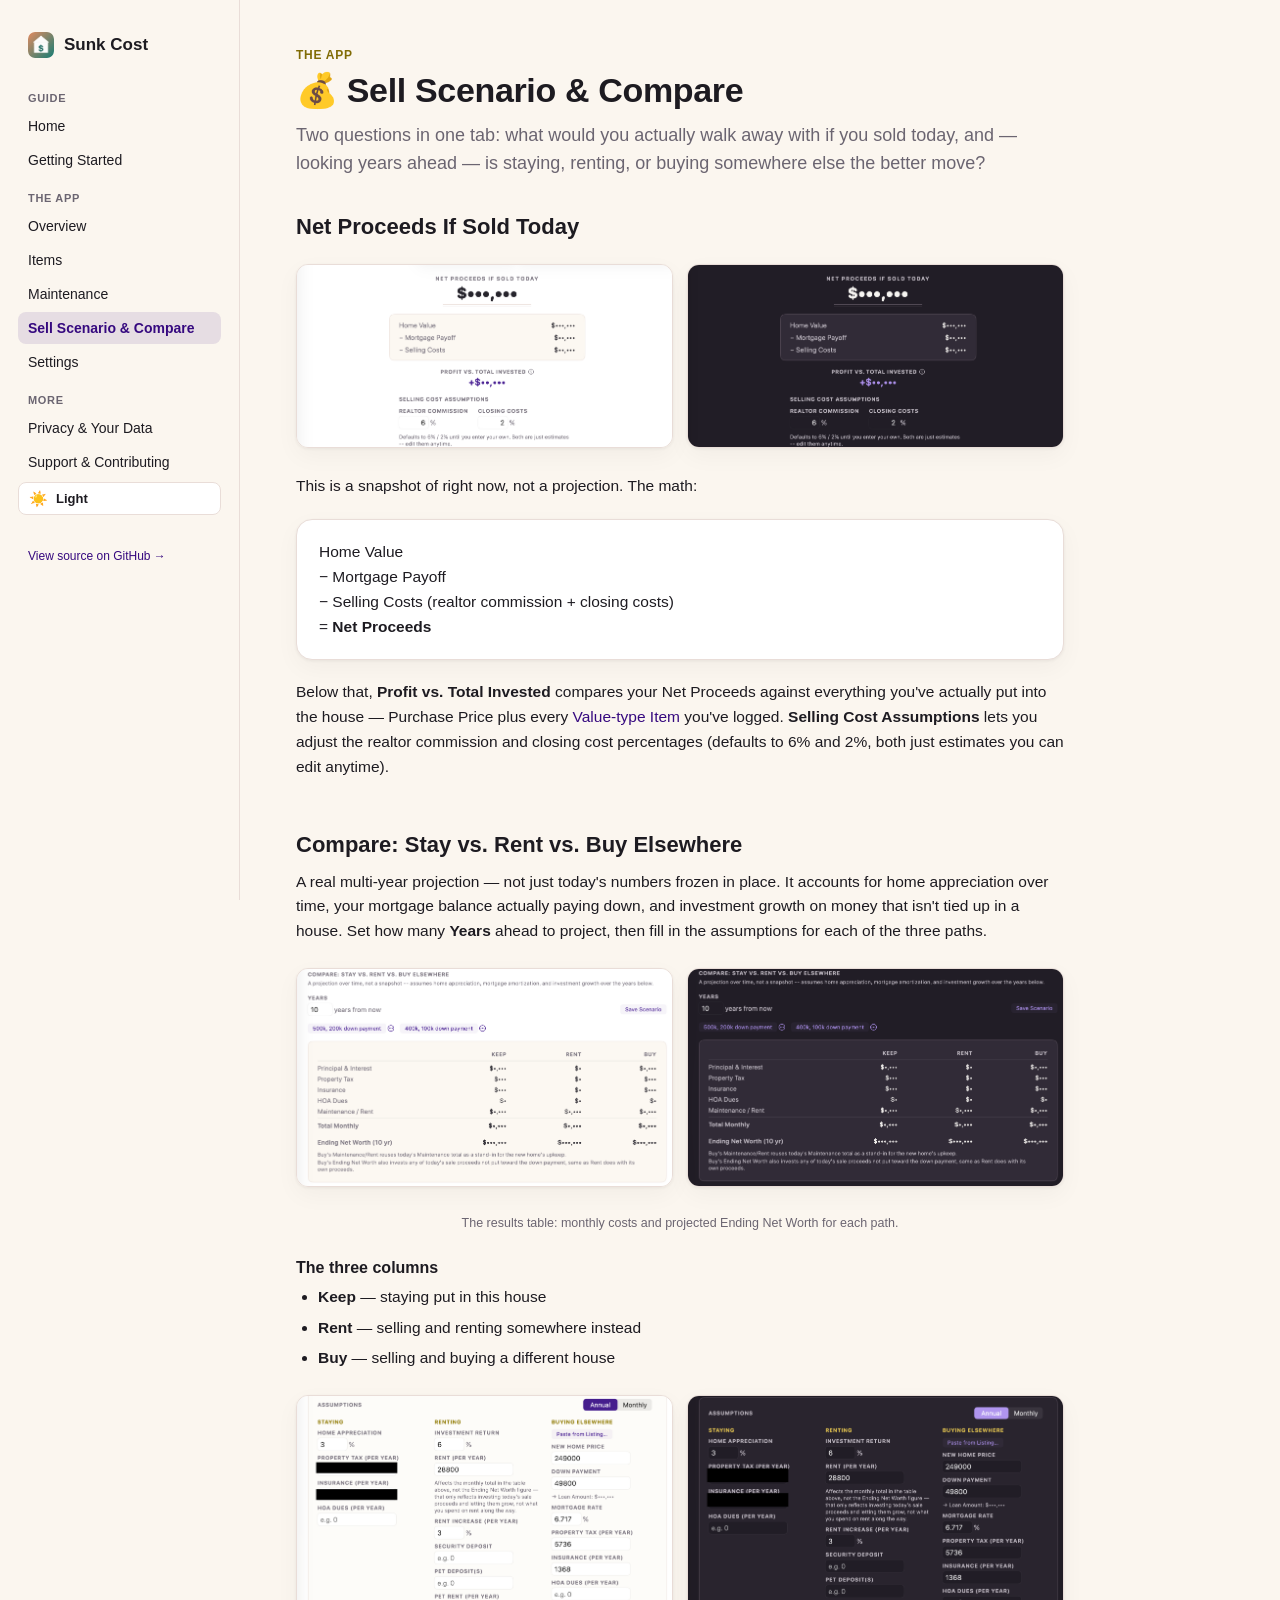
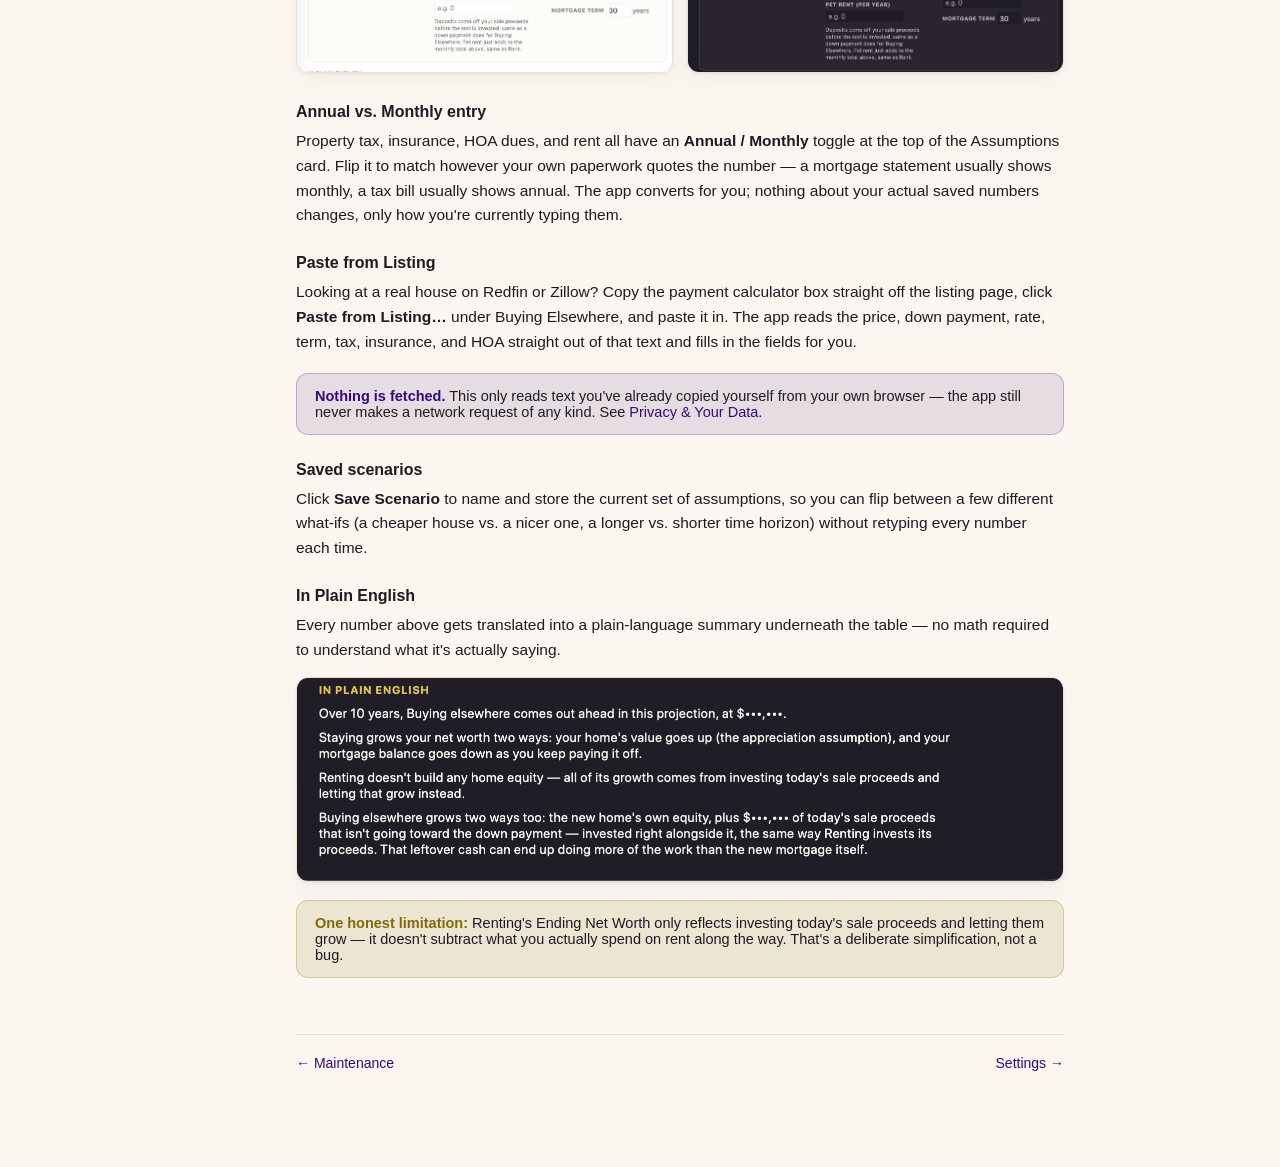
<file: docs/sell-scenario.html>
<!DOCTYPE html>
<html lang="en">
<head>
<meta charset="UTF-8">
<script>(function(){try{var t=localStorage.getItem('sunk-cost-docs-theme');if(t==='light'||t==='dark'){document.documentElement.setAttribute('data-theme',t);}}catch(e){}})();</script>
<meta name="viewport" content="width=device-width, initial-scale=1.0">
<title>Sell Scenario &amp; Compare — Sunk Cost</title>
<link rel="icon" href="assets/favicon.png">
<link rel="stylesheet" href="assets/style.css">
</head>
<body>
<a class="skip-link" href="#main-content">Skip to content</a>
<nav class="sidebar" aria-label="Documentation sections">
  <div class="sidebar__brand">
    <img src="assets/icon.png" width="26" height="26" alt="" style="border-radius:7px">
    Sunk Cost
  </div>
  <div class="sidebar__group-label">Guide</div>
  <a class="navlink" href="index.html">Home</a>
  <a class="navlink" href="getting-started.html">Getting Started</a>
  <div class="sidebar__group-label">The App</div>
  <a class="navlink" href="overview.html">Overview</a>
  <a class="navlink" href="items.html">Items</a>
  <a class="navlink" href="maintenance.html">Maintenance</a>
  <a class="navlink active" href="sell-scenario.html" aria-current="page">Sell Scenario &amp; Compare</a>
  <a class="navlink" href="settings.html">Settings</a>
  <div class="sidebar__group-label">More</div>
  <a class="navlink" href="privacy.html">Privacy &amp; Your Data</a>
  <a class="navlink" href="support.html">Support &amp; Contributing</a>
  <button id="theme-toggle" class="theme-toggle" type="button" aria-label="Switch theme">
    <span class="icon" aria-hidden="true">☀️</span>
    <span class="label">Light</span>
  </button>
  <div class="sidebar__footer">
    <a href="https://github.com/lisajill/sunk-cost">View source on GitHub →</a>
  </div>
</nav>
<main id="main-content" tabindex="-1">
  <div class="eyebrow">The App</div>
  <h1>💰 Sell Scenario &amp; Compare</h1>
  <p class="lede">Two questions in one tab: what would you actually walk away with if you sold today, and — looking years ahead — is staying, renting, or buying somewhere else the better move?</p>

  <h2>Net Proceeds If Sold Today</h2>
  <div class="shot-pair">
    <img class="shot" src="assets/images/light_proceeds.png" alt="Net Proceeds card in light mode">
    <img class="shot" src="assets/images/dark_proceeds.png" alt="Net Proceeds card in dark mode">
  </div>
  <p>This is a snapshot of right now, not a projection. The math:</p>
  <p class="card">
    Home Value <br>
    − Mortgage Payoff <br>
    − Selling Costs (realtor commission + closing costs) <br>
    = <strong>Net Proceeds</strong>
  </p>
  <p>
    Below that, <strong>Profit vs. Total Invested</strong> compares your Net
    Proceeds against everything you've actually put into the house —
    Purchase Price plus every <a href="items.html">Value-type Item</a>
    you've logged. <strong>Selling Cost Assumptions</strong> lets you adjust
    the realtor commission and closing cost percentages (defaults to 6%
    and 2%, both just estimates you can edit anytime).
  </p>

  <h2>Compare: Stay vs. Rent vs. Buy Elsewhere</h2>
  <p>
    A real multi-year projection — not just today's numbers frozen in
    place. It accounts for home appreciation over time, your mortgage
    balance actually paying down, and investment growth on money that
    isn't tied up in a house. Set how many <strong>Years</strong> ahead to
    project, then fill in the assumptions for each of the three paths.
  </p>

  <div class="shot-pair">
    <img class="shot" src="assets/images/light_compare.png" alt="Comparison table in light mode">
    <img class="shot" src="assets/images/dark_compare.png" alt="Comparison table in dark mode">
  </div>
  <p class="shot-caption">The results table: monthly costs and projected Ending Net Worth for each path.</p>

  <h3>The three columns</h3>
  <ul>
    <li><strong>Keep</strong> — staying put in this house</li>
    <li><strong>Rent</strong> — selling and renting somewhere instead</li>
    <li><strong>Buy</strong> — selling and buying a different house</li>
  </ul>

  <div class="shot-pair">
    <img class="shot" src="assets/images/light_assumptions.png" alt="Assumptions panel in light mode">
    <img class="shot" src="assets/images/dark_assumptions.png" alt="Assumptions panel in dark mode">
  </div>

  <h3>Annual vs. Monthly entry</h3>
  <p>
    Property tax, insurance, HOA dues, and rent all have an
    <strong>Annual / Monthly</strong> toggle at the top of the Assumptions
    card. Flip it to match however your own paperwork quotes the number —
    a mortgage statement usually shows monthly, a tax bill usually shows
    annual. The app converts for you; nothing about your actual saved
    numbers changes, only how you're currently typing them.
  </p>

  <h3>Paste from Listing</h3>
  <p>
    Looking at a real house on Redfin or Zillow? Copy the payment
    calculator box straight off the listing page, click
    <strong>Paste from Listing…</strong> under Buying Elsewhere, and paste
    it in. The app reads the price, down payment, rate, term, tax,
    insurance, and HOA straight out of that text and fills in the fields
    for you.
  </p>
  <div class="callout callout--tip">
    <strong>Nothing is fetched.</strong> This only reads text you've
    already copied yourself from your own browser — the app still never
    makes a network request of any kind. See <a href="privacy.html">Privacy &amp; Your Data</a>.
  </div>

  <h3>Saved scenarios</h3>
  <p>
    Click <strong>Save Scenario</strong> to name and store the current set
    of assumptions, so you can flip between a few different what-ifs (a
    cheaper house vs. a nicer one, a longer vs. shorter time horizon)
    without retyping every number each time.
  </p>

  <h3>In Plain English</h3>
  <p>Every number above gets translated into a plain-language summary underneath the table — no math required to understand what it's actually saying.</p>
  <img class="shot" src="assets/images/dark_plain_english.png" alt="In Plain English summary section">

  <div class="callout callout--note">
    <strong>One honest limitation:</strong> Renting's Ending Net Worth only
    reflects investing today's sale proceeds and letting them grow — it
    doesn't subtract what you actually spend on rent along the way. That's
    a deliberate simplification, not a bug.
  </div>

  <div class="next-prev">
    <a href="maintenance.html">← Maintenance</a>
    <a href="settings.html">Settings →</a>
  </div>
</main>
<script src="assets/theme.js"></script>
</body>
</html>
</file>
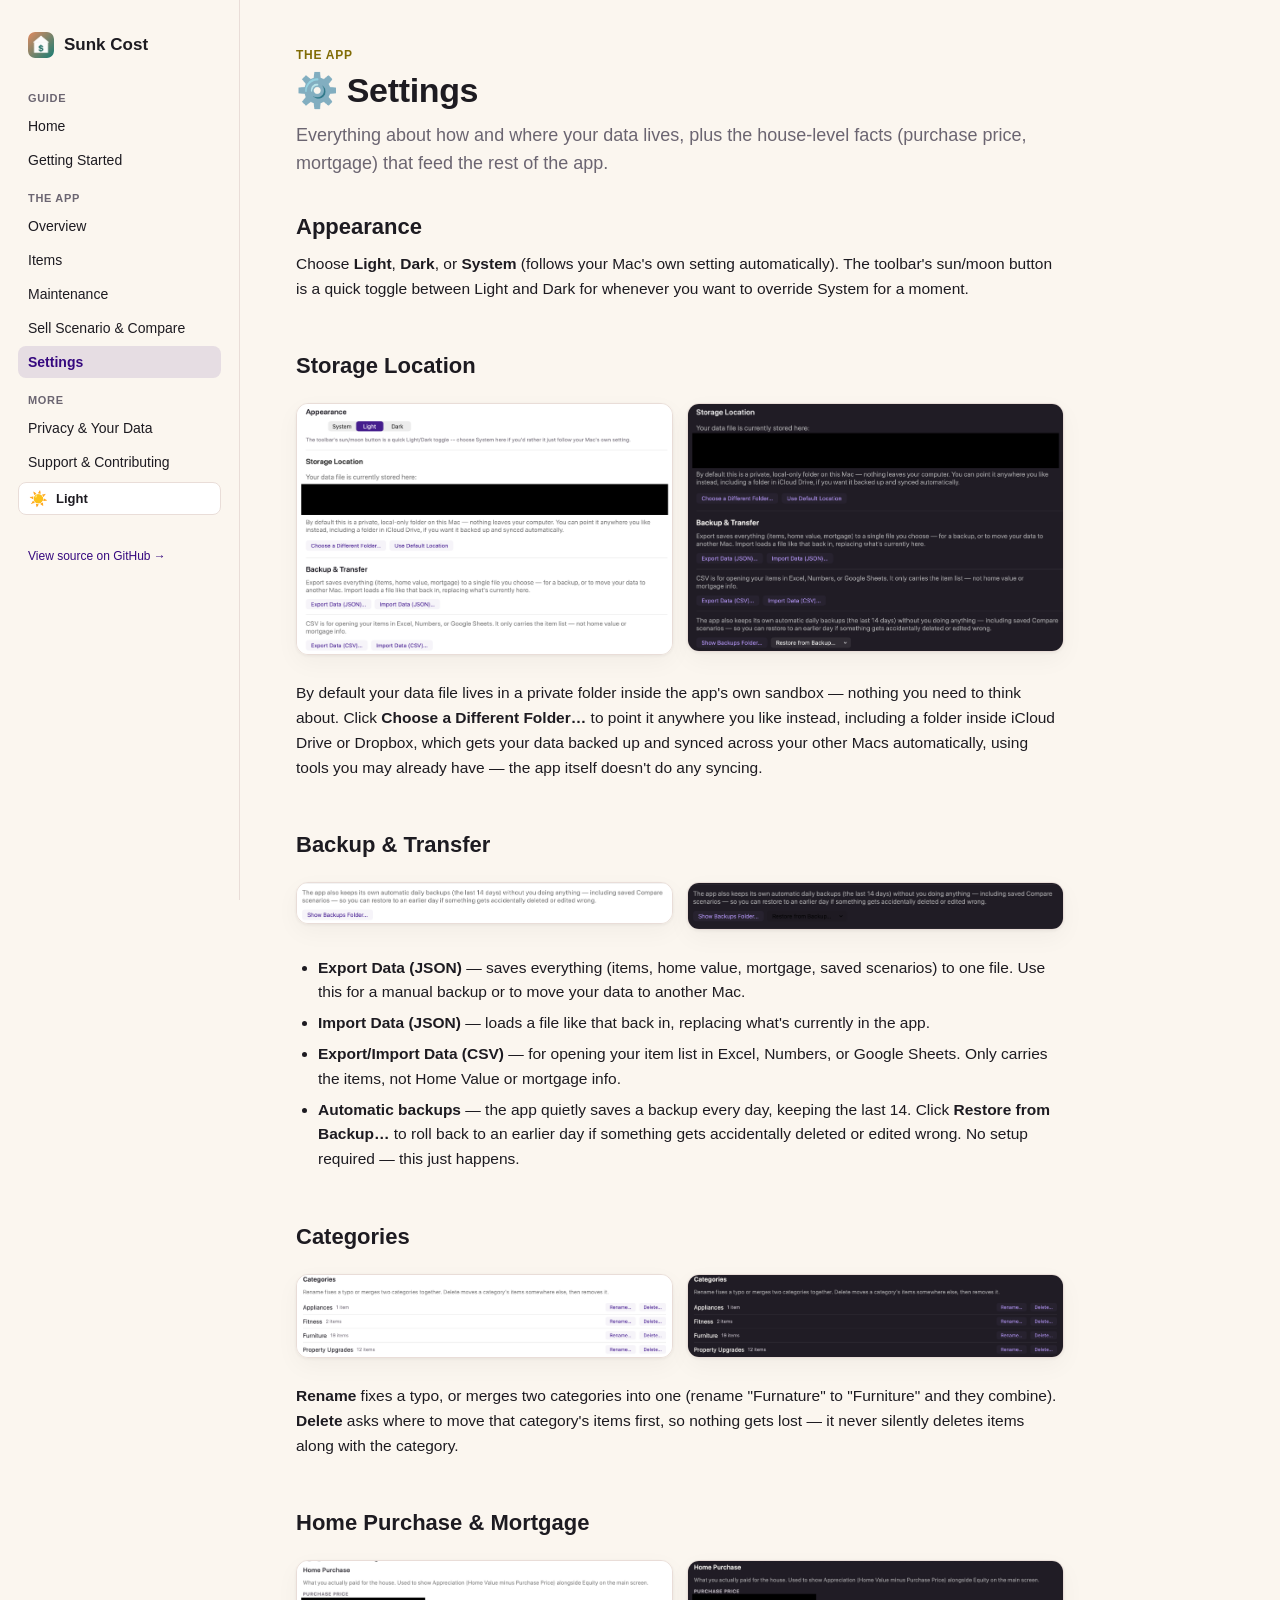
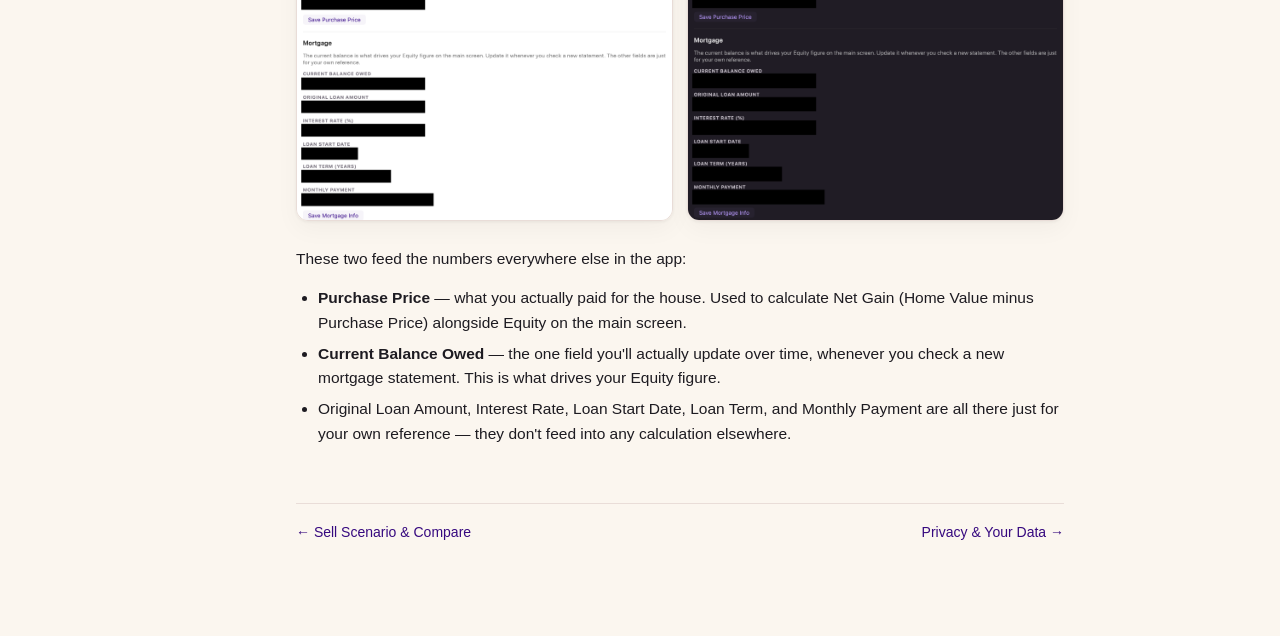
<file: docs/settings.html>
<!DOCTYPE html>
<html lang="en">
<head>
<meta charset="UTF-8">
<script>(function(){try{var t=localStorage.getItem('sunk-cost-docs-theme');if(t==='light'||t==='dark'){document.documentElement.setAttribute('data-theme',t);}}catch(e){}})();</script>
<meta name="viewport" content="width=device-width, initial-scale=1.0">
<title>Settings — Sunk Cost</title>
<link rel="icon" href="assets/favicon.png">
<link rel="stylesheet" href="assets/style.css">
</head>
<body>
<a class="skip-link" href="#main-content">Skip to content</a>
<nav class="sidebar" aria-label="Documentation sections">
  <div class="sidebar__brand">
    <img src="assets/icon.png" width="26" height="26" alt="" style="border-radius:7px">
    Sunk Cost
  </div>
  <div class="sidebar__group-label">Guide</div>
  <a class="navlink" href="index.html">Home</a>
  <a class="navlink" href="getting-started.html">Getting Started</a>
  <div class="sidebar__group-label">The App</div>
  <a class="navlink" href="overview.html">Overview</a>
  <a class="navlink" href="items.html">Items</a>
  <a class="navlink" href="maintenance.html">Maintenance</a>
  <a class="navlink" href="sell-scenario.html">Sell Scenario &amp; Compare</a>
  <a class="navlink active" href="settings.html" aria-current="page">Settings</a>
  <div class="sidebar__group-label">More</div>
  <a class="navlink" href="privacy.html">Privacy &amp; Your Data</a>
  <a class="navlink" href="support.html">Support &amp; Contributing</a>
  <button id="theme-toggle" class="theme-toggle" type="button" aria-label="Switch theme">
    <span class="icon" aria-hidden="true">☀️</span>
    <span class="label">Light</span>
  </button>
  <div class="sidebar__footer">
    <a href="https://github.com/lisajill/sunk-cost">View source on GitHub →</a>
  </div>
</nav>
<main id="main-content" tabindex="-1">
  <div class="eyebrow">The App</div>
  <h1>⚙️ Settings</h1>
  <p class="lede">Everything about how and where your data lives, plus the house-level facts (purchase price, mortgage) that feed the rest of the app.</p>

  <h2>Appearance</h2>
  <p>Choose <strong>Light</strong>, <strong>Dark</strong>, or <strong>System</strong> (follows your Mac's own setting automatically). The toolbar's sun/moon button is a quick toggle between Light and Dark for whenever you want to override System for a moment.</p>

  <h2>Storage Location</h2>
  <div class="shot-pair">
    <img class="shot" src="assets/images/light_settings.png" alt="Storage location settings in light mode">
    <img class="shot" src="assets/images/dark_settings.png" alt="Storage location settings in dark mode">
  </div>
  <p>
    By default your data file lives in a private folder inside the app's
    own sandbox — nothing you need to think about. Click
    <strong>Choose a Different Folder…</strong> to point it anywhere you
    like instead, including a folder inside iCloud Drive or Dropbox, which
    gets your data backed up and synced across your other Macs
    automatically, using tools you may already have — the app itself
    doesn't do any syncing.
  </p>

  <h2>Backup &amp; Transfer</h2>
  <div class="shot-pair">
    <img class="shot" src="assets/images/light_auto_backups.png" alt="Automatic backups settings in light mode">
    <img class="shot" src="assets/images/dark_auto_backups.png" alt="Automatic backups settings in dark mode">
  </div>
  <ul>
    <li><strong>Export Data (JSON)</strong> — saves everything (items, home value, mortgage, saved scenarios) to one file. Use this for a manual backup or to move your data to another Mac.</li>
    <li><strong>Import Data (JSON)</strong> — loads a file like that back in, replacing what's currently in the app.</li>
    <li><strong>Export/Import Data (CSV)</strong> — for opening your item list in Excel, Numbers, or Google Sheets. Only carries the items, not Home Value or mortgage info.</li>
    <li><strong>Automatic backups</strong> — the app quietly saves a backup every day, keeping the last 14. Click <strong>Restore from Backup…</strong> to roll back to an earlier day if something gets accidentally deleted or edited wrong. No setup required — this just happens.</li>
  </ul>

  <h2>Categories</h2>
  <div class="shot-pair">
    <img class="shot" src="assets/images/light_categories.png" alt="Category management in light mode">
    <img class="shot" src="assets/images/dark_categories.png" alt="Category management in dark mode">
  </div>
  <p>
    <strong>Rename</strong> fixes a typo, or merges two categories into one
    (rename "Furnature" to "Furniture" and they combine). <strong>Delete</strong>
    asks where to move that category's items first, so nothing gets lost —
    it never silently deletes items along with the category.
  </p>

  <h2>Home Purchase &amp; Mortgage</h2>
  <div class="shot-pair">
    <img class="shot" src="assets/images/light_settings_currenthome.png" alt="Purchase price and mortgage settings in light mode">
    <img class="shot" src="assets/images/dark_settings_currenthome.png" alt="Purchase price and mortgage settings in dark mode">
  </div>
  <p>These two feed the numbers everywhere else in the app:</p>
  <ul>
    <li><strong>Purchase Price</strong> — what you actually paid for the house. Used to calculate Net Gain (Home Value minus Purchase Price) alongside Equity on the main screen.</li>
    <li><strong>Current Balance Owed</strong> — the one field you'll actually update over time, whenever you check a new mortgage statement. This is what drives your Equity figure.</li>
    <li>Original Loan Amount, Interest Rate, Loan Start Date, Loan Term, and Monthly Payment are all there just for your own reference — they don't feed into any calculation elsewhere.</li>
  </ul>

  <div class="next-prev">
    <a href="sell-scenario.html">← Sell Scenario &amp; Compare</a>
    <a href="privacy.html">Privacy &amp; Your Data →</a>
  </div>
</main>
<script src="assets/theme.js"></script>
</body>
</html>
</file>
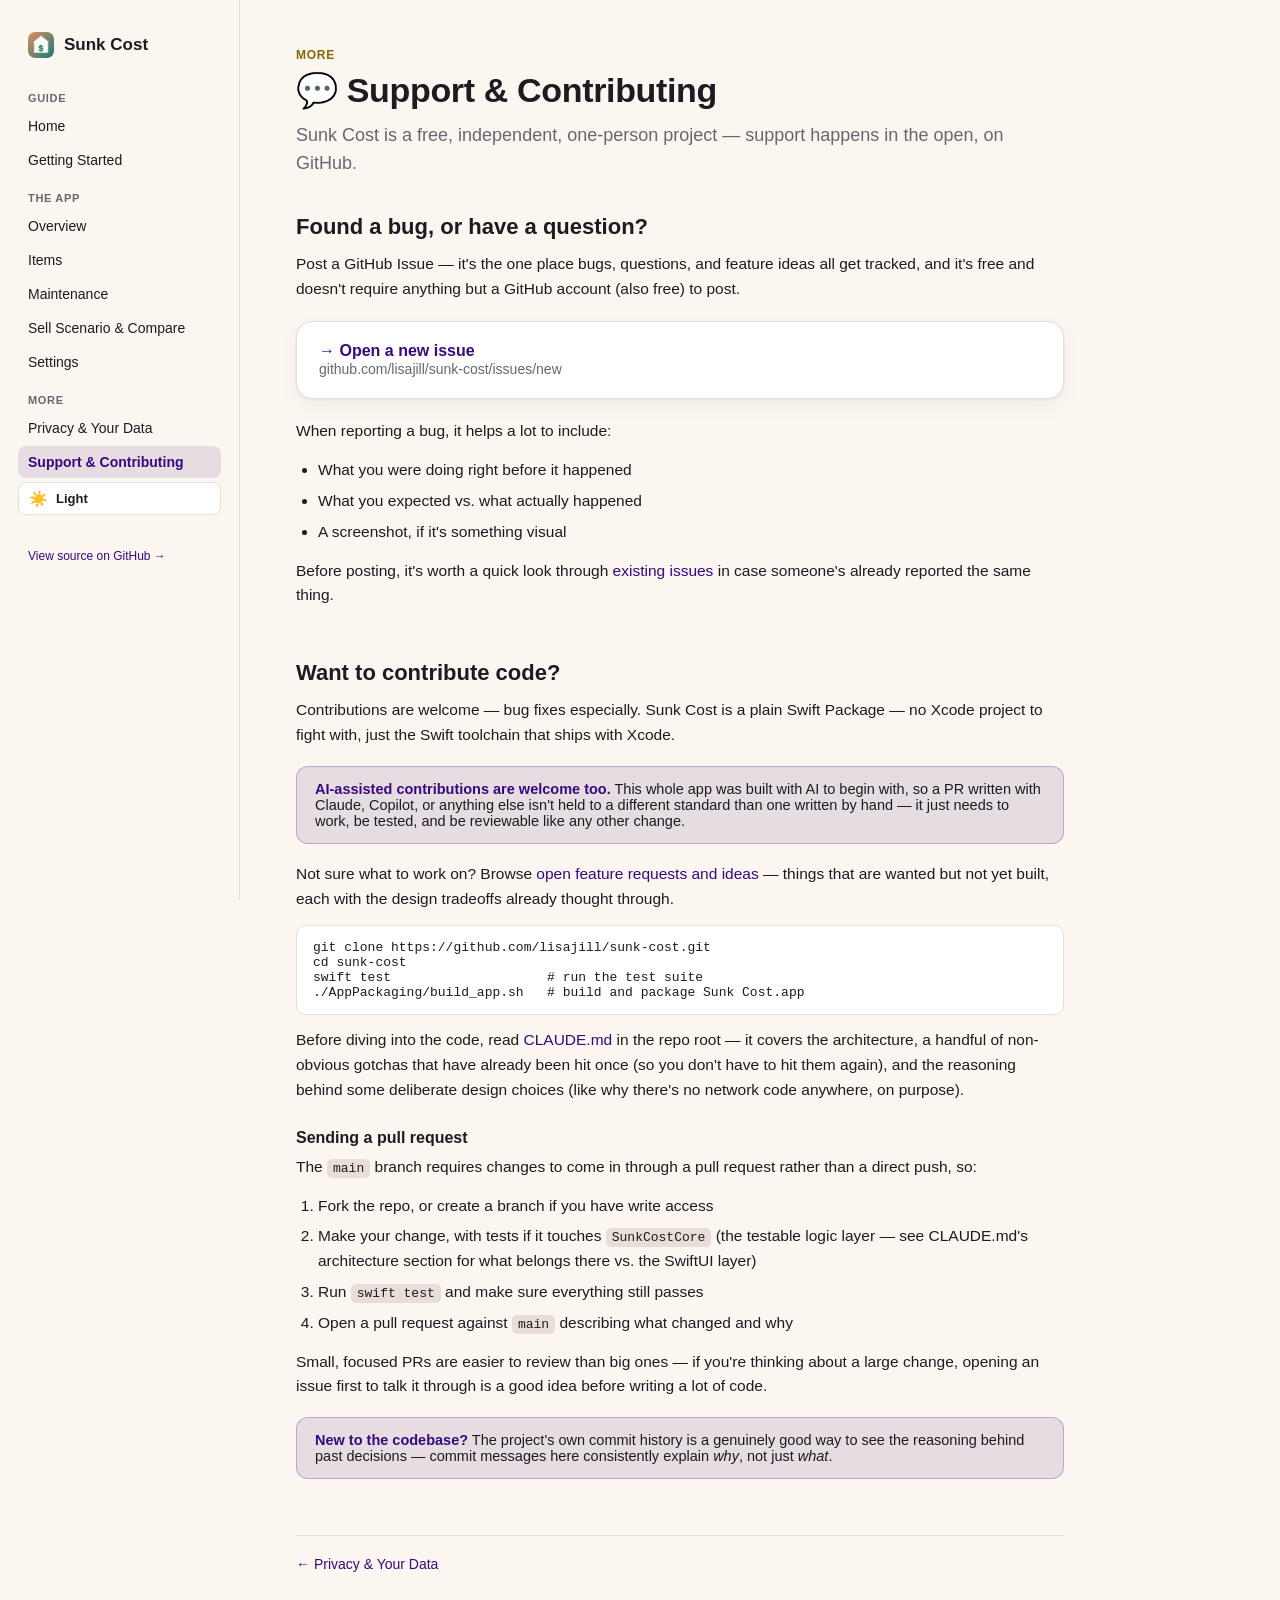
<file: docs/support.html>
<!DOCTYPE html>
<html lang="en">
<head>
<meta charset="UTF-8">
<script>(function(){try{var t=localStorage.getItem('sunk-cost-docs-theme');if(t==='light'||t==='dark'){document.documentElement.setAttribute('data-theme',t);}}catch(e){}})();</script>
<meta name="viewport" content="width=device-width, initial-scale=1.0">
<title>Support &amp; Contributing — Sunk Cost</title>
<link rel="icon" href="assets/favicon.png">
<link rel="stylesheet" href="assets/style.css">
</head>
<body>
<a class="skip-link" href="#main-content">Skip to content</a>
<nav class="sidebar" aria-label="Documentation sections">
  <div class="sidebar__brand">
    <img src="assets/icon.png" width="26" height="26" alt="" style="border-radius:7px">
    Sunk Cost
  </div>
  <div class="sidebar__group-label">Guide</div>
  <a class="navlink" href="index.html">Home</a>
  <a class="navlink" href="getting-started.html">Getting Started</a>
  <div class="sidebar__group-label">The App</div>
  <a class="navlink" href="overview.html">Overview</a>
  <a class="navlink" href="items.html">Items</a>
  <a class="navlink" href="maintenance.html">Maintenance</a>
  <a class="navlink" href="sell-scenario.html">Sell Scenario &amp; Compare</a>
  <a class="navlink" href="settings.html">Settings</a>
  <div class="sidebar__group-label">More</div>
  <a class="navlink" href="privacy.html">Privacy &amp; Your Data</a>
  <a class="navlink active" href="support.html" aria-current="page">Support &amp; Contributing</a>
  <button id="theme-toggle" class="theme-toggle" type="button" aria-label="Switch theme">
    <span class="icon" aria-hidden="true">☀️</span>
    <span class="label">Light</span>
  </button>
  <div class="sidebar__footer">
    <a href="https://github.com/lisajill/sunk-cost">View source on GitHub →</a>
  </div>
</nav>
<main id="main-content" tabindex="-1">
  <div class="eyebrow">More</div>
  <h1>💬 Support &amp; Contributing</h1>
  <p class="lede">Sunk Cost is a free, independent, one-person project — support happens in the open, on GitHub.</p>

  <h2>Found a bug, or have a question?</h2>
  <p>
    Post a GitHub Issue — it's the one place bugs, questions, and feature
    ideas all get tracked, and it's free and doesn't require anything but
    a GitHub account (also free) to post.
  </p>
  <a class="card" style="display:block" href="https://github.com/lisajill/sunk-cost/issues/new">
    <strong>→ Open a new issue</strong><br>
    <span style="color:var(--ink-secondary); font-size:14px">github.com/lisajill/sunk-cost/issues/new</span>
  </a>
  <p>When reporting a bug, it helps a lot to include:</p>
  <ul>
    <li>What you were doing right before it happened</li>
    <li>What you expected vs. what actually happened</li>
    <li>A screenshot, if it's something visual</li>
  </ul>
  <p>
    Before posting, it's worth a quick look through
    <a href="https://github.com/lisajill/sunk-cost/issues">existing issues</a>
    in case someone's already reported the same thing.
  </p>

  <h2>Want to contribute code?</h2>
  <p>
    Contributions are welcome — bug fixes especially. Sunk Cost is a plain
    Swift Package — no Xcode project to fight with, just the Swift
    toolchain that ships with Xcode.
  </p>
  <div class="callout callout--tip">
    <strong>AI-assisted contributions are welcome too.</strong> This whole
    app was built with AI to begin with, so a PR written with Claude,
    Copilot, or anything else isn't held to a different standard than one
    written by hand — it just needs to work, be tested, and be reviewable
    like any other change.
  </div>
  <p>
    Not sure what to work on? Browse
    <a href="https://github.com/lisajill/sunk-cost/issues?q=is%3Aissue+is%3Aopen+label%3A%22Feature+Request%22%2C%22Idea%22">open feature requests and ideas</a>
    — things that are wanted but not yet built, each with the design
    tradeoffs already thought through.
  </p>
  <pre><code>git clone https://github.com/lisajill/sunk-cost.git
cd sunk-cost
swift test                    # run the test suite
./AppPackaging/build_app.sh   # build and package Sunk Cost.app</code></pre>
  <p>
    Before diving into the code, read
    <a href="https://github.com/lisajill/sunk-cost/blob/main/CLAUDE.md">CLAUDE.md</a>
    in the repo root — it covers the architecture, a handful of
    non-obvious gotchas that have already been hit once (so you don't have
    to hit them again), and the reasoning behind some deliberate design
    choices (like why there's no network code anywhere, on purpose).
  </p>

  <h3>Sending a pull request</h3>
  <p>
    The <code>main</code> branch requires changes to come in through a
    pull request rather than a direct push, so:
  </p>
  <ol>
    <li>Fork the repo, or create a branch if you have write access</li>
    <li>Make your change, with tests if it touches <code>SunkCostCore</code> (the testable logic layer — see CLAUDE.md's architecture section for what belongs there vs. the SwiftUI layer)</li>
    <li>Run <code>swift test</code> and make sure everything still passes</li>
    <li>Open a pull request against <code>main</code> describing what changed and why</li>
  </ol>
  <p>
    Small, focused PRs are easier to review than big ones — if you're
    thinking about a large change, opening an issue first to talk it
    through is a good idea before writing a lot of code.
  </p>

  <div class="callout callout--tip">
    <strong>New to the codebase?</strong> The project's own commit history
    is a genuinely good way to see the reasoning behind past decisions —
    commit messages here consistently explain <em>why</em>, not just
    <em>what</em>.
  </div>

  <div class="next-prev">
    <a href="privacy.html">← Privacy &amp; Your Data</a>
    <span></span>
  </div>
</main>
<script src="assets/theme.js"></script>
</body>
</html>
</file>
<file: docs/assets/style.css>
/* Sunk Cost docs — reuses the app's own palette (Theme.swift) and its
   ui-rounded font family, so the docs site reads as part of the app
   rather than a generic doc-site template. Light/dark values match
   Theme.swift's `adaptive(light:dark:)` pairs exactly. */

:root {
  --paper: #fbf6ef;
  --paper-raised: #ffffff;
  --border: #e9ddd8;
  --ink: #1d1b21;
  --ink-secondary: #6b6571;
  --gold: #806b05;
  --gold-fill: rgba(128, 107, 5, 0.12);
  --taupe: #968b92;
  --positive: #36097f;
  --positive-fill: rgba(54, 9, 127, 0.1);
  --red: #ec344d;
  --shadow: 0 1px 3px rgba(29, 27, 33, 0.06), 0 8px 24px rgba(29, 27, 33, 0.04);
  --radius: 16px;
}

/* Three states: follow the OS by default; an explicit choice (saved in
   localStorage, applied via data-theme on <html>) always wins over it in
   either direction -- same idea as the app's own Light/Dark toolbar
   button always setting an explicit choice, even overriding System. */
@media (prefers-color-scheme: dark) {
  :root:not([data-theme="light"]) {
    --paper: #171319;
    --paper-raised: #201c26;
    --border: #453b47;
    --ink: #f5f2ee;
    --ink-secondary: #afa7b3;
    --gold: #d9b840;
    --gold-fill: rgba(217, 184, 64, 0.14);
    --taupe: #b8afb5;
    --positive: #9e7aeb;
    --positive-fill: rgba(158, 122, 235, 0.14);
    --red: #ff6a7a;
    --shadow: 0 1px 3px rgba(0, 0, 0, 0.3), 0 8px 24px rgba(0, 0, 0, 0.24);
  }
}

:root[data-theme="dark"] {
  --paper: #171319;
  --paper-raised: #201c26;
  --border: #453b47;
  --ink: #f5f2ee;
  --ink-secondary: #afa7b3;
  --gold: #d9b840;
  --gold-fill: rgba(217, 184, 64, 0.14);
  --taupe: #b8afb5;
  --positive: #9e7aeb;
  --positive-fill: rgba(158, 122, 235, 0.14);
  --red: #ff6a7a;
  --shadow: 0 1px 3px rgba(0, 0, 0, 0.3), 0 8px 24px rgba(0, 0, 0, 0.24);
}

* { box-sizing: border-box; }

.skip-link {
  position: absolute;
  left: -9999px;
  top: 0;
  z-index: 100;
  background: var(--positive);
  color: #fff;
  padding: 10px 16px;
  border-radius: 0 0 8px 0;
  font-weight: 700;
  font-size: 14px;
}
.skip-link:focus {
  left: 0;
}

:focus-visible {
  outline: 2px solid var(--positive);
  outline-offset: 2px;
}

main:focus-visible {
  outline: none;
}

html, body {
  margin: 0;
  padding: 0;
  background: var(--paper);
  color: var(--ink);
  font-family: ui-rounded, -apple-system, "SF Pro Rounded", "Segoe UI", Roboto, sans-serif;
  -webkit-font-smoothing: antialiased;
}

body {
  display: flex;
  min-height: 100vh;
}

a { color: var(--positive); text-decoration: none; }
a:hover { text-decoration: underline; }

/* ---- Sidebar (deliberately echoes the app's own sidebar) ---- */

.sidebar {
  flex: 0 0 240px;
  padding: 28px 18px;
  border-right: 1px solid var(--border);
  position: sticky;
  top: 0;
  height: 100vh;
  overflow-y: auto;
}

.sidebar__brand {
  display: flex;
  align-items: center;
  gap: 10px;
  padding: 4px 10px 20px;
  font-weight: 700;
  font-size: 17px;
}

.sidebar__brand svg { flex: 0 0 auto; }

.sidebar__group-label {
  font-size: 11px;
  font-weight: 700;
  letter-spacing: 0.06em;
  text-transform: uppercase;
  color: var(--ink-secondary);
  padding: 14px 10px 6px;
}

.sidebar a.navlink {
  display: block;
  padding: 8px 10px;
  border-radius: 8px;
  font-size: 14px;
  font-weight: 500;
  color: var(--ink);
  margin-bottom: 2px;
}

.sidebar a.navlink:hover { background: var(--border); text-decoration: none; }

.sidebar a.navlink.active {
  background: var(--positive-fill);
  color: var(--positive);
  font-weight: 700;
}

.sidebar__footer {
  margin-top: 24px;
  padding: 10px;
  font-size: 12px;
  color: var(--ink-secondary);
}

.theme-toggle {
  display: flex;
  align-items: center;
  gap: 8px;
  width: 100%;
  margin: 4px 0 8px;
  padding: 8px 10px;
  border: 1px solid var(--border);
  border-radius: 8px;
  background: var(--paper-raised);
  color: var(--ink);
  font: inherit;
  font-size: 13px;
  font-weight: 600;
  cursor: pointer;
}
.theme-toggle:hover { border-color: var(--positive); }
.theme-toggle .icon { font-size: 15px; line-height: 1; }

/* ---- Main content ---- */

main {
  flex: 1 1 auto;
  min-width: 0;
  padding: 48px 56px 96px;
  max-width: 880px;
}

.eyebrow {
  font-size: 12px;
  font-weight: 700;
  letter-spacing: 0.06em;
  text-transform: uppercase;
  color: var(--gold);
  margin-bottom: 8px;
}

h1 {
  font-size: 34px;
  font-weight: 800;
  margin: 0 0 12px;
  letter-spacing: -0.01em;
}

h2 {
  font-size: 22px;
  font-weight: 700;
  margin: 44px 0 12px;
  padding-top: 8px;
}

h2:first-of-type { margin-top: 28px; }

h3 {
  font-size: 16px;
  font-weight: 700;
  margin: 26px 0 8px;
  color: var(--ink);
}

p, li { line-height: 1.6; font-size: 15.5px; color: var(--ink); }
p { margin: 0 0 14px; }

.lede {
  font-size: 18px;
  color: var(--ink-secondary);
  line-height: 1.55;
  margin-bottom: 28px;
}

ul, ol { padding-left: 22px; margin: 0 0 14px; }
li { margin-bottom: 6px; }

strong { font-weight: 700; }

code, pre {
  font-family: "SF Mono", Menlo, Consolas, monospace;
  font-size: 13px;
}

code {
  background: var(--border);
  padding: 2px 6px;
  border-radius: 5px;
}

pre {
  background: var(--paper-raised);
  border: 1px solid var(--border);
  border-radius: 10px;
  padding: 14px 16px;
  overflow-x: auto;
}
pre code { background: none; padding: 0; }

/* ---- Callouts (mirror the app's ledger-paper cards) ---- */

.card {
  background: var(--paper-raised);
  border: 1px solid var(--border);
  border-radius: var(--radius);
  padding: 20px 22px;
  margin: 20px 0;
  box-shadow: var(--shadow);
}

.callout {
  border-radius: 12px;
  padding: 14px 18px;
  margin: 18px 0;
  font-size: 14.5px;
  border: 1px solid transparent;
}

.callout--tip {
  background: var(--positive-fill);
  border-color: color-mix(in srgb, var(--positive) 25%, transparent);
}
.callout--tip strong { color: var(--positive); }

.callout--note {
  background: var(--gold-fill);
  border-color: color-mix(in srgb, var(--gold) 25%, transparent);
}
.callout--note strong { color: var(--gold); }

/* ---- Screenshots ---- */

.shot {
  width: 100%;
  border-radius: 12px;
  border: 1px solid var(--border);
  box-shadow: var(--shadow);
  display: block;
  margin: 6px 0 4px;
}

.shot-pair {
  display: grid;
  grid-template-columns: 1fr 1fr;
  gap: 14px;
  margin: 18px 0 22px;
}

.shot-caption {
  font-size: 12.5px;
  color: var(--ink-secondary);
  text-align: center;
  margin: 0 0 20px;
}

@media (max-width: 760px) {
  body { flex-direction: column; }
  .sidebar { position: static; height: auto; flex-basis: auto; border-right: none; border-bottom: 1px solid var(--border); }
  main { padding: 32px 20px 64px; max-width: 100%; }
  .shot-pair { grid-template-columns: 1fr; }
}

/* ---- Feature grid on the home page ---- */

.grid {
  display: grid;
  grid-template-columns: 1fr 1fr;
  gap: 16px;
  margin: 24px 0;
}

@media (max-width: 620px) {
  .grid { grid-template-columns: 1fr; }
}

.grid a.tile {
  display: block;
  background: var(--paper-raised);
  border: 1px solid var(--border);
  border-radius: var(--radius);
  padding: 18px 20px;
  box-shadow: var(--shadow);
  color: var(--ink);
}
.grid a.tile:hover { border-color: var(--positive); text-decoration: none; }
.grid a.tile .tile-title { font-weight: 700; font-size: 15.5px; margin-bottom: 4px; }
.grid a.tile .tile-desc { font-size: 13.5px; color: var(--ink-secondary); }

.next-prev {
  display: flex;
  justify-content: space-between;
  margin-top: 56px;
  padding-top: 20px;
  border-top: 1px solid var(--border);
  font-size: 14px;
}
</file>
